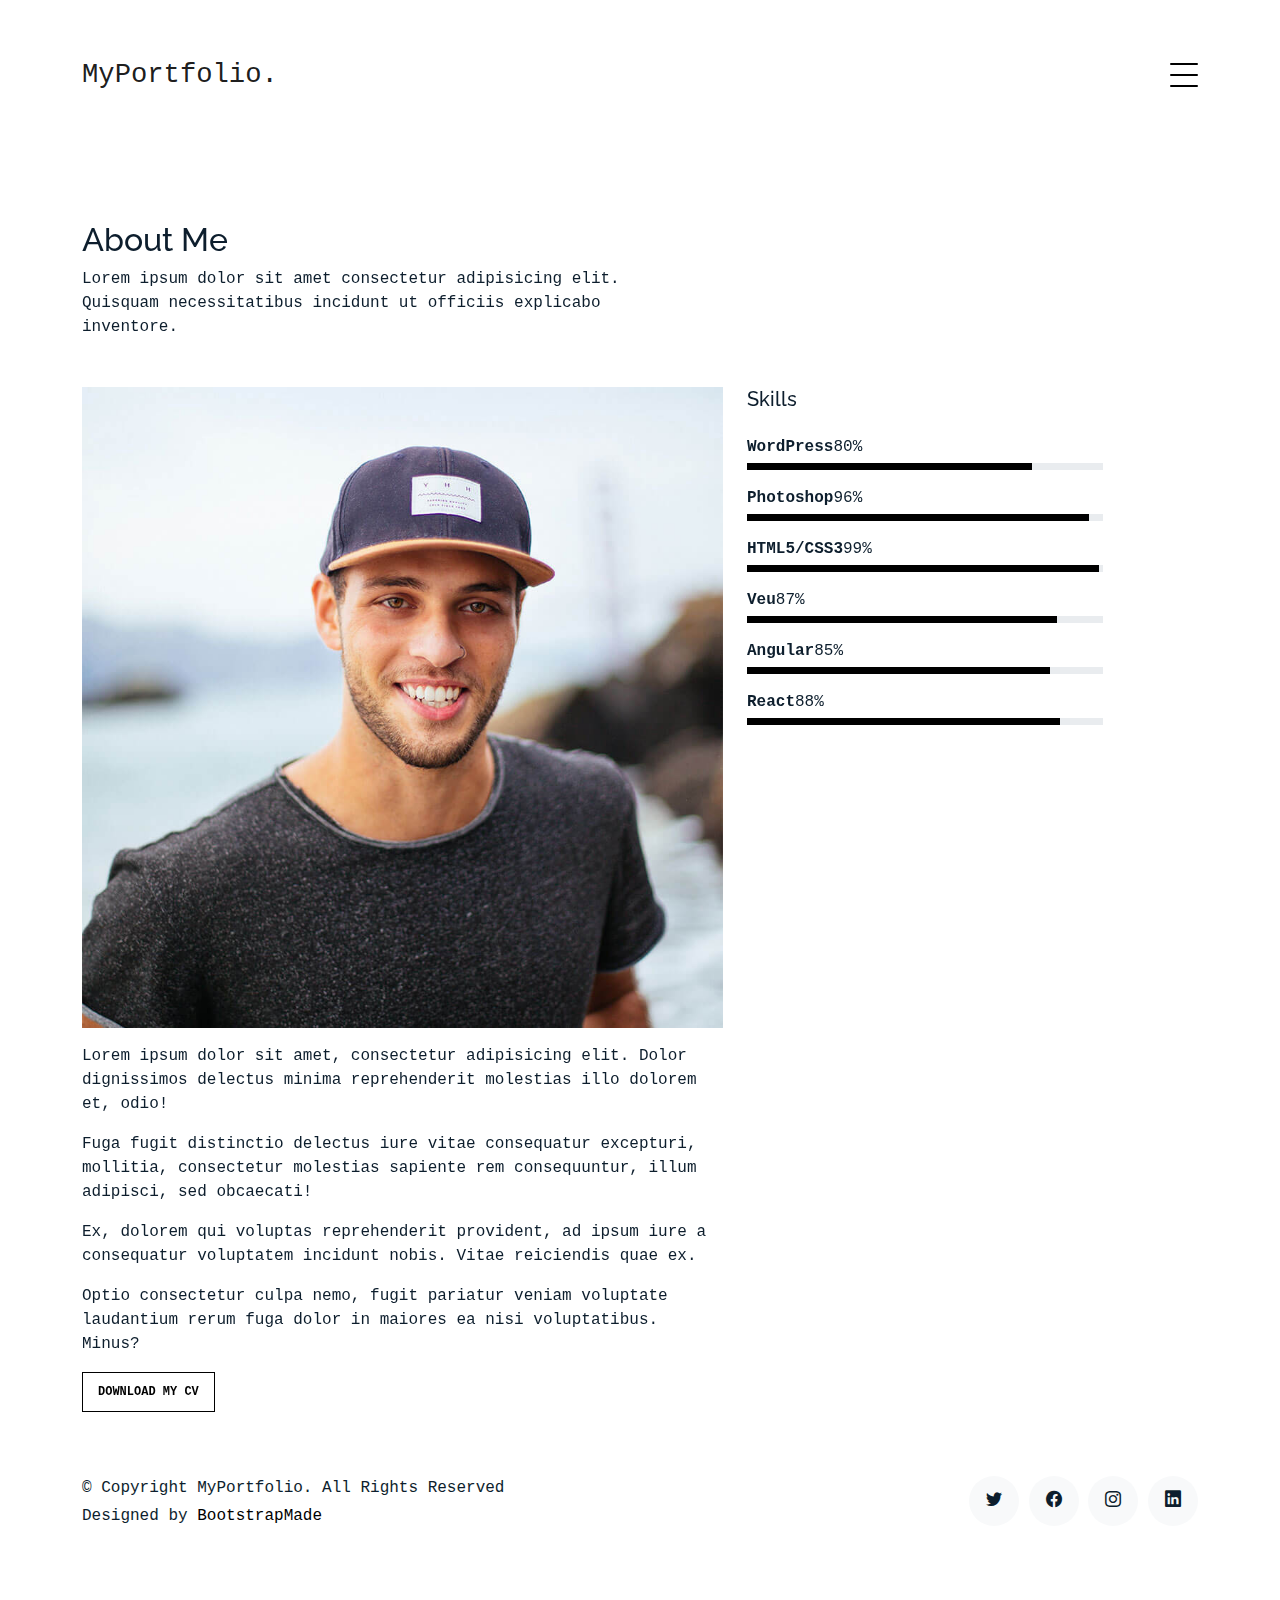
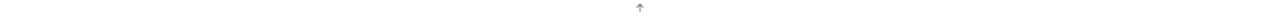
<file: about.html>
<!DOCTYPE html>
<html lang="en">

<head>
  <meta charset="utf-8">
  <meta content="width=device-width, initial-scale=1.0" name="viewport">

  <title>MyPortfolio Bootstrap Template - About</title>
  <meta content="" name="description">
  <meta content="" name="keywords">

  <!-- Favicons -->
  <link href="assets/img/favicon.png" rel="icon">
  <link href="assets/img/apple-touch-icon.png" rel="apple-touch-icon">

  <!-- Google Fonts -->
  <link href="https://fonts.googleapis.com/css?family=https://fonts.googleapis.com/css?family=Inconsolata:400,500,600,700|Raleway:400,400i,500,500i,600,600i,700,700i" rel="stylesheet">

  <!-- Vendor CSS Files -->
  <link href="assets/vendor/aos/aos.css" rel="stylesheet">
  <link href="assets/vendor/bootstrap/css/bootstrap.min.css" rel="stylesheet">
  <link href="assets/vendor/bootstrap-icons/bootstrap-icons.css" rel="stylesheet">
  <link href="assets/vendor/swiper/swiper-bundle.min.css" rel="stylesheet">

  <!-- Template Main CSS File -->
  <link href="assets/css/style.css" rel="stylesheet">

  <!-- =======================================================
  * Template Name: MyPortfolio - v4.2.0
  * Template URL: https://bootstrapmade.com/myportfolio-bootstrap-portfolio-website-template/
  * Author: BootstrapMade.com
  * License: https://bootstrapmade.com/license/
  ======================================================== -->
</head>

<body>

  <!-- ======= Navbar ======= -->
  <div class="collapse navbar-collapse custom-navmenu" id="main-navbar">
    <div class="container py-2 py-md-5">
      <div class="row align-items-start">
        <div class="col-md-2">
          <ul class="custom-menu">
            <li><a href="index.html">Home</a></li>
            <li class="active"><a href="about.html">About Me</a></li>
            <li><a href="services.html">Services</a></li>
            <li><a href="works.html">Works</a></li>
            <li><a href="contact.html">Contact</a></li>
          </ul>
        </div>
        <div class="col-md-6 d-none d-md-block  mr-auto">
          <div class="tweet d-flex">
            <span class="bi bi-twitter text-white mt-2 mr-3"></span>
            <div>
              <p><em>Lorem ipsum dolor sit amet consectetur adipisicing elit. Quisquam necessitatibus incidunt ut officiis explicabo inventore. <br> <a href="#">t.co/v82jsk</a></em></p>
            </div>
          </div>
        </div>
        <div class="col-md-4 d-none d-md-block">
          <h3>Hire Me</h3>
          <p>Lorem ipsum dolor sit amet consectetur adipisicing elit. Quisquam necessitatibus incidunt ut officiisexplicabo inventore. <br> <a href="#">myemail@gmail.com</a></p>
        </div>
      </div>

    </div>
  </div>

  <nav class="navbar navbar-light custom-navbar">
    <div class="container">
      <a class="navbar-brand" href="index.html">MyPortfolio.</a>
      <a href="#" class="burger" data-bs-toggle="collapse" data-bs-target="#main-navbar">
        <span></span>
      </a>
    </div>
  </nav>

  <main id="main">

    <section class="section pb-5">
      <div class="container">
        <div class="row mb-5 align-items-end">
          <div class="col-md-6" data-aos="fade-up">

            <h2>About Me</h2>
            <p class="mb-0">Lorem ipsum dolor sit amet consectetur adipisicing elit. Quisquam necessitatibus incidunt ut
              officiis explicabo inventore.</p>
          </div>

        </div>

        <div class="row">
          <div class="col-md-4 ml-auto order-2" data-aos="fade-up">
            <h3 class="h3 mb-4">Skills</h3>
            <ul class="list-unstyled">
              <li class="mb-3">
                <div class="d-flex mb-1">
                  <strong>WordPress</strong>
                  <span class="ml-auto">80%</span>
                </div>
                <div class="progress custom-progress">
                  <div class="progress-bar" role="progressbar" style="width: 80%" aria-valuenow="80" aria-valuemin="0" aria-valuemax="100"></div>
                </div>
              </li>
              <li class="mb-3">
                <div class="d-flex mb-1">
                  <strong>Photoshop</strong>
                  <span class="ml-auto">96%</span>
                </div>
                <div class="progress custom-progress">
                  <div class="progress-bar" role="progressbar" style="width: 96%" aria-valuenow="96" aria-valuemin="0" aria-valuemax="100"></div>
                </div>
              </li>
              <li class="mb-3">
                <div class="d-flex mb-1">
                  <strong>HTML5/CSS3</strong>
                  <span class="ml-auto">99%</span>
                </div>
                <div class="progress custom-progress">
                  <div class="progress-bar" role="progressbar" style="width: 99%" aria-valuenow="99" aria-valuemin="0" aria-valuemax="100"></div>
                </div>
              </li>
              <li class="mb-3">
                <div class="d-flex mb-1">
                  <strong>Veu</strong>
                  <span class="ml-auto">87%</span>
                </div>
                <div class="progress custom-progress">
                  <div class="progress-bar" role="progressbar" style="width: 87%" aria-valuenow="87" aria-valuemin="0" aria-valuemax="100"></div>
                </div>
              </li>
              <li class="mb-3">
                <div class="d-flex mb-1">
                  <strong>Angular</strong>
                  <span class="ml-auto">85%</span>
                </div>
                <div class="progress custom-progress">
                  <div class="progress-bar" role="progressbar" style="width: 85%" aria-valuenow="85" aria-valuemin="0" aria-valuemax="100"></div>
                </div>
              </li>
              <li class="mb-3">
                <div class="d-flex mb-1">
                  <strong>React</strong>
                  <span class="ml-auto">88%</span>
                </div>
                <div class="progress custom-progress">
                  <div class="progress-bar" role="progressbar" style="width: 88%" aria-valuenow="88" aria-valuemin="0" aria-valuemax="100"></div>
                </div>
              </li>
            </ul>
          </div>

          <div class="col-md-7 mb-5 mb-md-0" data-aos="fade-up">
            <p><img src="assets/img/person_1_sq.jpg" alt="Image" class="img-fluid"></p>
            <p>Lorem ipsum dolor sit amet, consectetur adipisicing elit. Dolor dignissimos delectus minima reprehenderit
              molestias illo dolorem et, odio!</p>
            <p>Fuga fugit distinctio delectus iure vitae consequatur excepturi, mollitia, consectetur molestias sapiente
              rem consequuntur, illum adipisci, sed obcaecati!</p>
            <p>Ex, dolorem qui voluptas reprehenderit provident, ad ipsum iure a consequatur voluptatem incidunt nobis.
              Vitae reiciendis quae ex.</p>
            <p>Optio consectetur culpa nemo, fugit pariatur veniam voluptate laudantium rerum fuga dolor in maiores ea
              nisi voluptatibus. Minus?</p>
            <p><a href="#" class="readmore">Download my CV</a></p>
          </div>

        </div>

      </div>

    </section>

  </main><!-- End #main -->

  <!-- ======= Footer ======= -->
  <footer class="footer" role="contentinfo">
    <div class="container">
      <div class="row">
        <div class="col-sm-6">
          <p class="mb-1">&copy; Copyright MyPortfolio. All Rights Reserved</p>
          <div class="credits">
            <!--
            All the links in the footer should remain intact.
            You can delete the links only if you purchased the pro version.
            Licensing information: https://bootstrapmade.com/license/
            Purchase the pro version with working PHP/AJAX contact form: https://bootstrapmade.com/buy/?theme=MyPortfolio
          -->
            Designed by <a href="https://bootstrapmade.com/">BootstrapMade</a>
          </div>
        </div>
        <div class="col-sm-6 social text-md-end">
          <a href="#"><span class="bi bi-twitter"></span></a>
          <a href="#"><span class="bi bi-facebook"></span></a>
          <a href="#"><span class="bi bi-instagram"></span></a>
          <a href="#"><span class="bi bi-linkedin"></span></a>
        </div>
      </div>
    </div>
  </footer>

  <a href="#" class="back-to-top d-flex align-items-center justify-content-center"><i class="bi bi-arrow-up-short"></i></a>

  <!-- Vendor JS Files -->
  <script src="assets/vendor/aos/aos.js"></script>
  <script src="assets/vendor/bootstrap/js/bootstrap.bundle.min.js"></script>
  <script src="assets/vendor/isotope-layout/isotope.pkgd.min.js"></script>
  <script src="assets/vendor/php-email-form/validate.js"></script>
  <script src="assets/vendor/swiper/swiper-bundle.min.js"></script>

  <!-- Template Main JS File -->
  <script src="assets/js/main.js"></script>

</body>

</html>
</file>
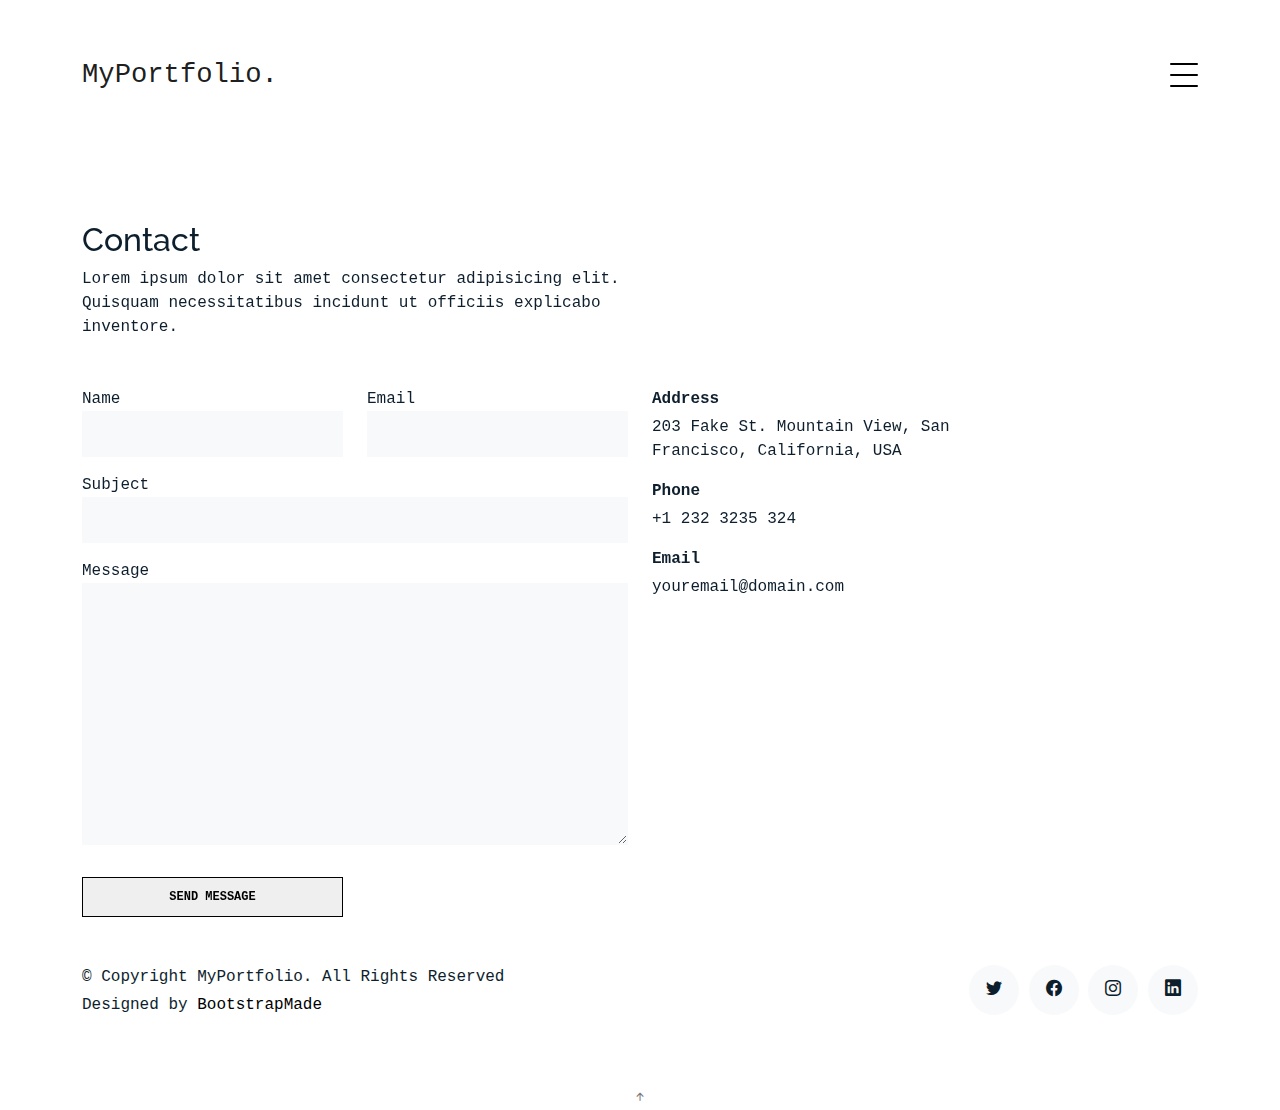
<file: contact.html>
<!DOCTYPE html>
<html lang="en">

<head>
  <meta charset="utf-8">
  <meta content="width=device-width, initial-scale=1.0" name="viewport">

  <title>MyPortfolio Bootstrap Template - Contact</title>
  <meta content="" name="description">
  <meta content="" name="keywords">

  <!-- Favicons -->
  <link href="assets/img/favicon.png" rel="icon">
  <link href="assets/img/apple-touch-icon.png" rel="apple-touch-icon">

  <!-- Google Fonts -->
  <link href="https://fonts.googleapis.com/css?family=https://fonts.googleapis.com/css?family=Inconsolata:400,500,600,700|Raleway:400,400i,500,500i,600,600i,700,700i" rel="stylesheet">

  <!-- Vendor CSS Files -->
  <link href="assets/vendor/aos/aos.css" rel="stylesheet">
  <link href="assets/vendor/bootstrap/css/bootstrap.min.css" rel="stylesheet">
  <link href="assets/vendor/bootstrap-icons/bootstrap-icons.css" rel="stylesheet">
  <link href="assets/vendor/swiper/swiper-bundle.min.css" rel="stylesheet">

  <!-- Template Main CSS File -->
  <link href="assets/css/style.css" rel="stylesheet">

  <!-- =======================================================
  * Template Name: MyPortfolio - v4.2.0
  * Template URL: https://bootstrapmade.com/myportfolio-bootstrap-portfolio-website-template/
  * Author: BootstrapMade.com
  * License: https://bootstrapmade.com/license/
  ======================================================== -->
</head>

<body>

  <!-- ======= Navbar ======= -->
  <div class="collapse navbar-collapse custom-navmenu" id="main-navbar">
    <div class="container py-2 py-md-5">
      <div class="row align-items-start">
        <div class="col-md-2">
          <ul class="custom-menu">
            <li><a href="index.html">Home</a></li>
            <li><a href="about.html">About Me</a></li>
            <li><a href="services.html">Services</a></li>
            <li><a href="works.html">Works</a></li>
            <li class="active"><a href="contact.html">Contact</a></li>
          </ul>
        </div>
        <div class="col-md-6 d-none d-md-block  mr-auto">
          <div class="tweet d-flex">
            <span class="bi bi-twitter text-white mt-2 mr-3"></span>
            <div>
              <p><em>Lorem ipsum dolor sit amet consectetur adipisicing elit. Quisquam necessitatibus incidunt ut officiis explicabo inventore. <br> <a href="#">t.co/v82jsk</a></em></p>
            </div>
          </div>
        </div>
        <div class="col-md-4 d-none d-md-block">
          <h3>Hire Me</h3>
          <p>Lorem ipsum dolor sit amet consectetur adipisicing elit. Quisquam necessitatibus incidunt ut officiisexplicabo inventore. <br> <a href="#">myemail@gmail.com</a></p>
        </div>
      </div>

    </div>
  </div>

  <nav class="navbar navbar-light custom-navbar">
    <div class="container">
      <a class="navbar-brand" href="index.html">MyPortfolio.</a>
      <a href="#" class="burger" data-bs-toggle="collapse" data-bs-target="#main-navbar">
        <span></span>
      </a>
    </div>
  </nav>

  <main id="main">

    <section class="section pb-5">
      <div class="container">

        <div class="row mb-5 align-items-end">
          <div class="col-md-6" data-aos="fade-up">
            <h2>Contact</h2>
            <p class="mb-0">Lorem ipsum dolor sit amet consectetur adipisicing elit. Quisquam necessitatibus incidunt ut
              officiis explicabo inventore.
            </p>
          </div>

        </div>

        <div class="row">
          <div class="col-md-6 mb-5 mb-md-0" data-aos="fade-up">

            <form action="forms/contact.php" method="post" role="form" class="php-email-form">

              <div class="row gy-3">
                <div class="col-md-6 form-group">
                  <label for="name">Name</label>
                  <input type="text" name="name" class="form-control" id="name" required>
                </div>
                <div class="col-md-6 form-group">
                  <label for="name">Email</label>
                  <input type="email" class="form-control" name="email" id="email" required>
                </div>
                <div class="col-md-12 form-group">
                  <label for="name">Subject</label>
                  <input type="text" class="form-control" name="subject" id="subject" required>
                </div>
                <div class="col-md-12 form-group">
                  <label for="name">Message</label>
                  <textarea class="form-control" name="message" cols="30" rows="10" required></textarea>
                </div>

                <div class="col-md-12 my-3">
                  <div class="loading">Loading</div>
                  <div class="error-message"></div>
                  <div class="sent-message">Your message has been sent. Thank you!</div>
                </div>

                <div class="col-md-6 mt-0 form-group">
                  <input type="submit" class="readmore d-block w-100" value="Send Message">
                </div>
              </div>

            </form>

          </div>

          <div class="col-md-4 ml-auto order-2" data-aos="fade-up">
            <ul class="list-unstyled">
              <li class="mb-3">
                <strong class="d-block mb-1">Address</strong>
                <span>203 Fake St. Mountain View, San Francisco, California, USA</span>
              </li>
              <li class="mb-3">
                <strong class="d-block mb-1">Phone</strong>
                <span>+1 232 3235 324</span>
              </li>
              <li class="mb-3">
                <strong class="d-block mb-1">Email</strong>
                <span>youremail@domain.com</span>
              </li>
            </ul>
          </div>

        </div>

      </div>

    </section>

  </main><!-- End #main -->

  <!-- ======= Footer ======= -->
  <footer class="footer" role="contentinfo">
    <div class="container">
      <div class="row">
        <div class="col-sm-6">
          <p class="mb-1">&copy; Copyright MyPortfolio. All Rights Reserved</p>
          <div class="credits">
            <!--
            All the links in the footer should remain intact.
            You can delete the links only if you purchased the pro version.
            Licensing information: https://bootstrapmade.com/license/
            Purchase the pro version with working PHP/AJAX contact form: https://bootstrapmade.com/buy/?theme=MyPortfolio
          -->
            Designed by <a href="https://bootstrapmade.com/">BootstrapMade</a>
          </div>
        </div>
        <div class="col-sm-6 social text-md-end">
          <a href="#"><span class="bi bi-twitter"></span></a>
          <a href="#"><span class="bi bi-facebook"></span></a>
          <a href="#"><span class="bi bi-instagram"></span></a>
          <a href="#"><span class="bi bi-linkedin"></span></a>
        </div>
      </div>
    </div>
  </footer>

  <a href="#" class="back-to-top d-flex align-items-center justify-content-center"><i class="bi bi-arrow-up-short"></i></a>

  <!-- Vendor JS Files -->
  <script src="assets/vendor/aos/aos.js"></script>
  <script src="assets/vendor/bootstrap/js/bootstrap.bundle.min.js"></script>
  <script src="assets/vendor/isotope-layout/isotope.pkgd.min.js"></script>
  <script src="assets/vendor/php-email-form/validate.js"></script>
  <script src="assets/vendor/swiper/swiper-bundle.min.js"></script>

  <!-- Template Main JS File -->
  <script src="assets/js/main.js"></script>

</body>

</html>
</file>
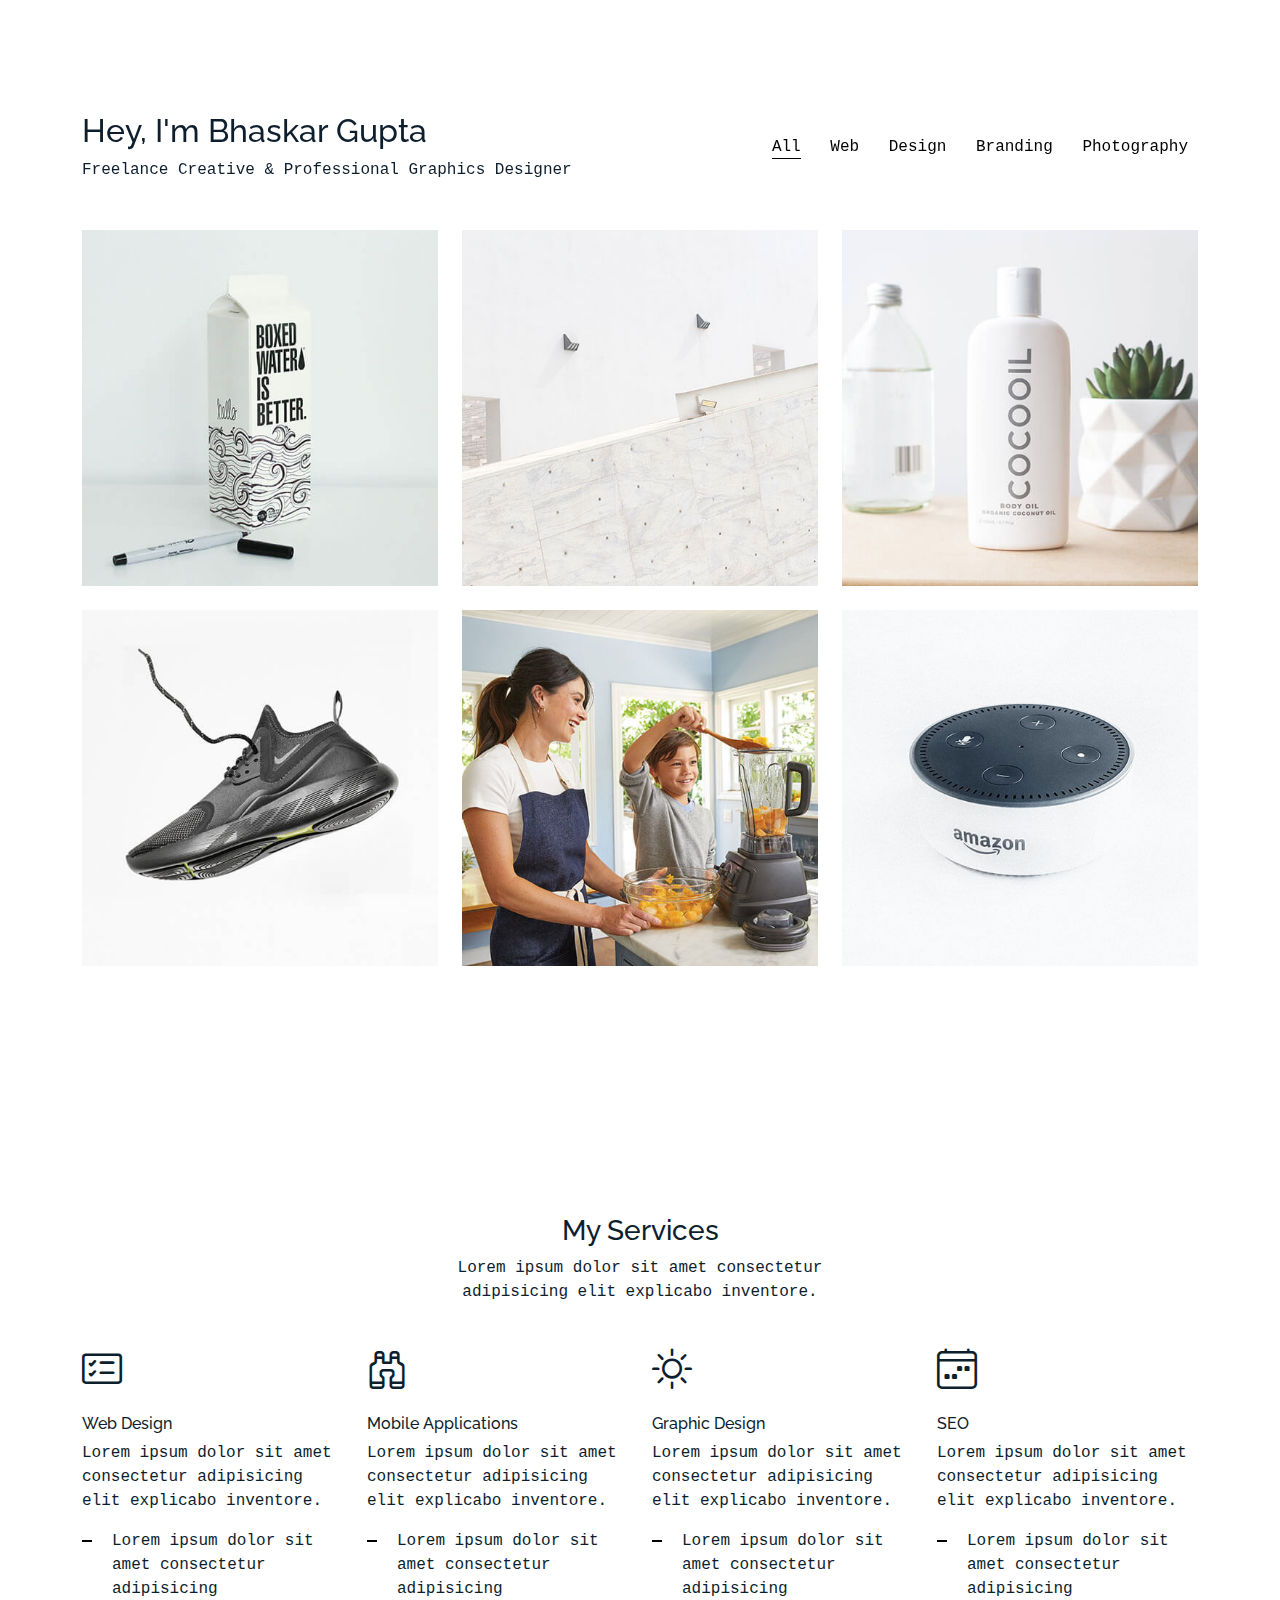
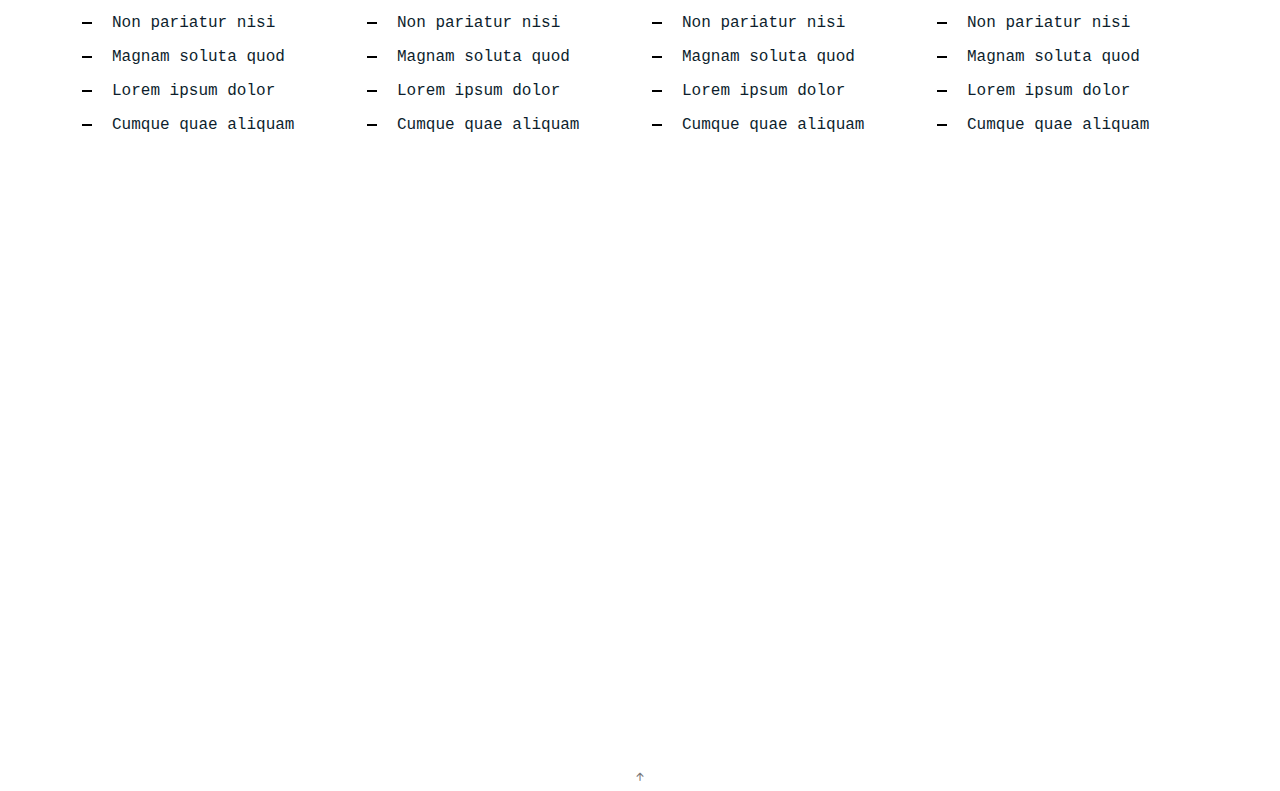
<file: project_page.html>
<!DOCTYPE html>
<html lang="en">

<head>
  <meta charset="utf-8">
  <meta content="width=device-width, initial-scale=1.0" name="viewport">

  <title>Projects Portfolio</title>
  <meta content="" name="description">
  <meta content="" name="keywords">

  <!-- Favicons -->
  <link href="assets/img/favicon.png" rel="icon">
  <link href="assets/img/apple-touch-icon.png" rel="apple-touch-icon">

  <!-- Google Fonts -->
  <link href="https://fonts.googleapis.com/css?family=https://fonts.googleapis.com/css?family=Inconsolata:400,500,600,700|Raleway:400,400i,500,500i,600,600i,700,700i" rel="stylesheet">

  <!-- Vendor CSS Files -->
  <link href="assets/vendor/aos/aos.css" rel="stylesheet">
  <link href="assets/vendor/bootstrap/css/bootstrap.min.css" rel="stylesheet">
  <link href="assets/vendor/bootstrap-icons/bootstrap-icons.css" rel="stylesheet">
  <link href="assets/vendor/swiper/swiper-bundle.min.css" rel="stylesheet">

  <!-- Template Main CSS File -->
  <link href="assets/css/style.css" rel="stylesheet">

  <!-- =======================================================
  * Template Name: MyPortfolio - v4.2.0
  * Template URL: https://bootstrapmade.com/myportfolio-bootstrap-portfolio-website-template/
  * Author: BootstrapMade.com
  * License: https://bootstrapmade.com/license/
  ======================================================== -->
</head>

<body>

 

  <main id="main">

    <!-- ======= Works Section ======= -->
    <section class="section site-portfolio">
      <div class="container">
        <div class="row mb-5 align-items-center">
          <div class="col-md-12 col-lg-6 mb-4 mb-lg-0" data-aos="fade-up">
            <h2>Hey, I'm Bhaskar Gupta</h2>
            <p class="mb-0">Freelance Creative &amp; Professional Graphics Designer</p>
          </div>
          <div class="col-md-12 col-lg-6 text-start text-lg-end" data-aos="fade-up" data-aos-delay="100">
            <div id="filters" class="filters">
              <a href="#" data-filter="*" class="active">All</a>
              <a href="#" data-filter=".web">Web</a>
              <a href="#" data-filter=".design">Design</a>
              <a href="#" data-filter=".branding">Branding</a>
              <a href="#" data-filter=".photography">Photography</a>
            </div>
          </div>
        </div>
        <div id="portfolio-grid" class="row no-gutter" data-aos="fade-up" data-aos-delay="200">
          <div class="item web col-sm-6 col-md-4 col-lg-4 mb-4">
            <a href="work-single.html" class="item-wrap fancybox">
              <div class="work-info">
                <h3>Boxed Water</h3>
                <span>Web</span>
              </div>
              <img class="img-fluid" src="assets/img/img_1.jpg">
            </a>
          </div>
          <div class="item photography col-sm-6 col-md-4 col-lg-4 mb-4">
            <a href="work-single.html" class="item-wrap fancybox">
              <div class="work-info">
                <h3>Build Indoo</h3>
                <span>Photography</span>
              </div>
              <img class="img-fluid" src="assets/img/img_2.jpg">
            </a>
          </div>
          <div class="item branding col-sm-6 col-md-4 col-lg-4 mb-4">
            <a href="work-single.html" class="item-wrap fancybox">
              <div class="work-info">
                <h3>Cocooil</h3>
                <span>Branding</span>
              </div>
              <img class="img-fluid" src="assets/img/img_3.jpg">
            </a>
          </div>
          <div class="item design col-sm-6 col-md-4 col-lg-4 mb-4">
            <a href="work-single.html" class="item-wrap fancybox">
              <div class="work-info">
                <h3>Nike Shoe</h3>
                <span>Design</span>
              </div>
              <img class="img-fluid" src="assets/img/img_4.jpg">
            </a>
          </div>
          <div class="item photography col-sm-6 col-md-4 col-lg-4 mb-4">
            <a href="work-single.html" class="item-wrap fancybox">
              <div class="work-info">
                <h3>Kitchen Sink</h3>
                <span>Photography</span>
              </div>
              <img class="img-fluid" src="assets/img/img_5.jpg">
            </a>
          </div>
          <div class="item branding col-sm-6 col-md-4 col-lg-4 mb-4">
            <a href="work-single.html" class="item-wrap fancybox">
              <div class="work-info">
                <h3>Amazon</h3>
                <span>brandingn</span>
              </div>
              <img class="img-fluid" src="assets/img/img_6.jpg">
            </a>
          </div>
        </div>
      </div>
    </section><!-- End  Works Section -->

 

    <!-- ======= Services Section ======= -->
    <section class="section services">
      <div class="container">
        <div class="row justify-content-center text-center mb-4">
          <div class="col-5">
            <h3 class="h3 heading">My Services</h3>
            <p>Lorem ipsum dolor sit amet consectetur adipisicing elit explicabo inventore.</p>
          </div>
        </div>
        <div class="row">

          <div class="col-12 col-sm-6 col-md-6 col-lg-3">
            <i class="bi bi-card-checklist"></i>
            <h4 class="h4 mb-2">Web Design</h4>
            <p>Lorem ipsum dolor sit amet consectetur adipisicing elit explicabo inventore.</p>
            <ul class="list-unstyled list-line">
              <li>Lorem ipsum dolor sit amet consectetur adipisicing</li>
              <li>Non pariatur nisi</li>
              <li>Magnam soluta quod</li>
              <li>Lorem ipsum dolor</li>
              <li>Cumque quae aliquam</li>
            </ul>
          </div>
          <div class="col-12 col-sm-6 col-md-6 col-lg-3">
            <i class="bi bi-binoculars"></i>
            <h4 class="h4 mb-2">Mobile Applications</h4>
            <p>Lorem ipsum dolor sit amet consectetur adipisicing elit explicabo inventore.</p>
            <ul class="list-unstyled list-line">
              <li>Lorem ipsum dolor sit amet consectetur adipisicing</li>
              <li>Non pariatur nisi</li>
              <li>Magnam soluta quod</li>
              <li>Lorem ipsum dolor</li>
              <li>Cumque quae aliquam</li>
            </ul>
          </div>
          <div class="col-12 col-sm-6 col-md-6 col-lg-3">
            <i class="bi bi-brightness-high"></i>
            <h4 class="h4 mb-2">Graphic Design</h4>
            <p>Lorem ipsum dolor sit amet consectetur adipisicing elit explicabo inventore.</p>
            <ul class="list-unstyled list-line">
              <li>Lorem ipsum dolor sit amet consectetur adipisicing</li>
              <li>Non pariatur nisi</li>
              <li>Magnam soluta quod</li>
              <li>Lorem ipsum dolor</li>
              <li>Cumque quae aliquam</li>
            </ul>
          </div>
          <div class="col-12 col-sm-6 col-md-6 col-lg-3">
            <i class="bi bi-calendar4-week"></i>
            <h4 class="h4 mb-2">SEO</h4>
            <p>Lorem ipsum dolor sit amet consectetur adipisicing elit explicabo inventore.</p>
            <ul class="list-unstyled list-line">
              <li>Lorem ipsum dolor sit amet consectetur adipisicing</li>
              <li>Non pariatur nisi</li>
              <li>Magnam soluta quod</li>
              <li>Lorem ipsum dolor</li>
              <li>Cumque quae aliquam</li>
            </ul>
          </div>
        </div>
      </div>
    </section><!-- End Services Section -->

    <!-- ======= Testimonials Section ======= -->
    <section class="section pt-0">
      <div class="container">

        <div class="testimonials-slider swiper-container" data-aos="fade-up" data-aos-delay="100">
          <div class="swiper-wrapper">

            <div class="swiper-slide">
              <div class="testimonial-wrap">
                <div class="testimonial">
                  <img src="assets/img/person_1.jpg" alt="Image" class="img-fluid">
                  <blockquote>
                    <p>Lorem ipsum dolor sit amet consectetur adipisicing elit. Quisquam necessitatibus incidunt ut officiis
                      explicabo inventore.</p>
                  </blockquote>
                  <p>&mdash; Jean Hicks</p>
                </div>
              </div>
            </div><!-- End testimonial item -->

            <div class="swiper-slide">
              <div class="testimonial-wrap">
                <div class="testimonial">
                  <img src="assets/img/person_2.jpg" alt="Image" class="img-fluid">
                  <blockquote>
                    <p>Lorem ipsum dolor sit amet consectetur adipisicing elit. Quisquam necessitatibus incidunt ut officiis
                      explicabo inventore.</p>
                  </blockquote>
                  <p>&mdash; Chris Stanworth</p>
                </div>
              </div>
            </div><!-- End testimonial item -->

          </div>
          <div class="swiper-pagination"></div>
        </div>

      </div>
    </section><!-- End Testimonials Section -->

  </main><!-- End #main -->

 

  <a href="#" class="back-to-top d-flex align-items-center justify-content-center"><i class="bi bi-arrow-up-short"></i></a>

  <!-- Vendor JS Files -->
  <script src="assets/vendor/aos/aos.js"></script>
  <script src="assets/vendor/bootstrap/js/bootstrap.bundle.min.js"></script>
  <script src="assets/vendor/isotope-layout/isotope.pkgd.min.js"></script>
  <script src="assets/vendor/php-email-form/validate.js"></script>
  <script src="assets/vendor/swiper/swiper-bundle.min.js"></script>

  <!-- Template Main JS File -->
  <script src="assets/js/main.js"></script>

</body>

</html>
</file>
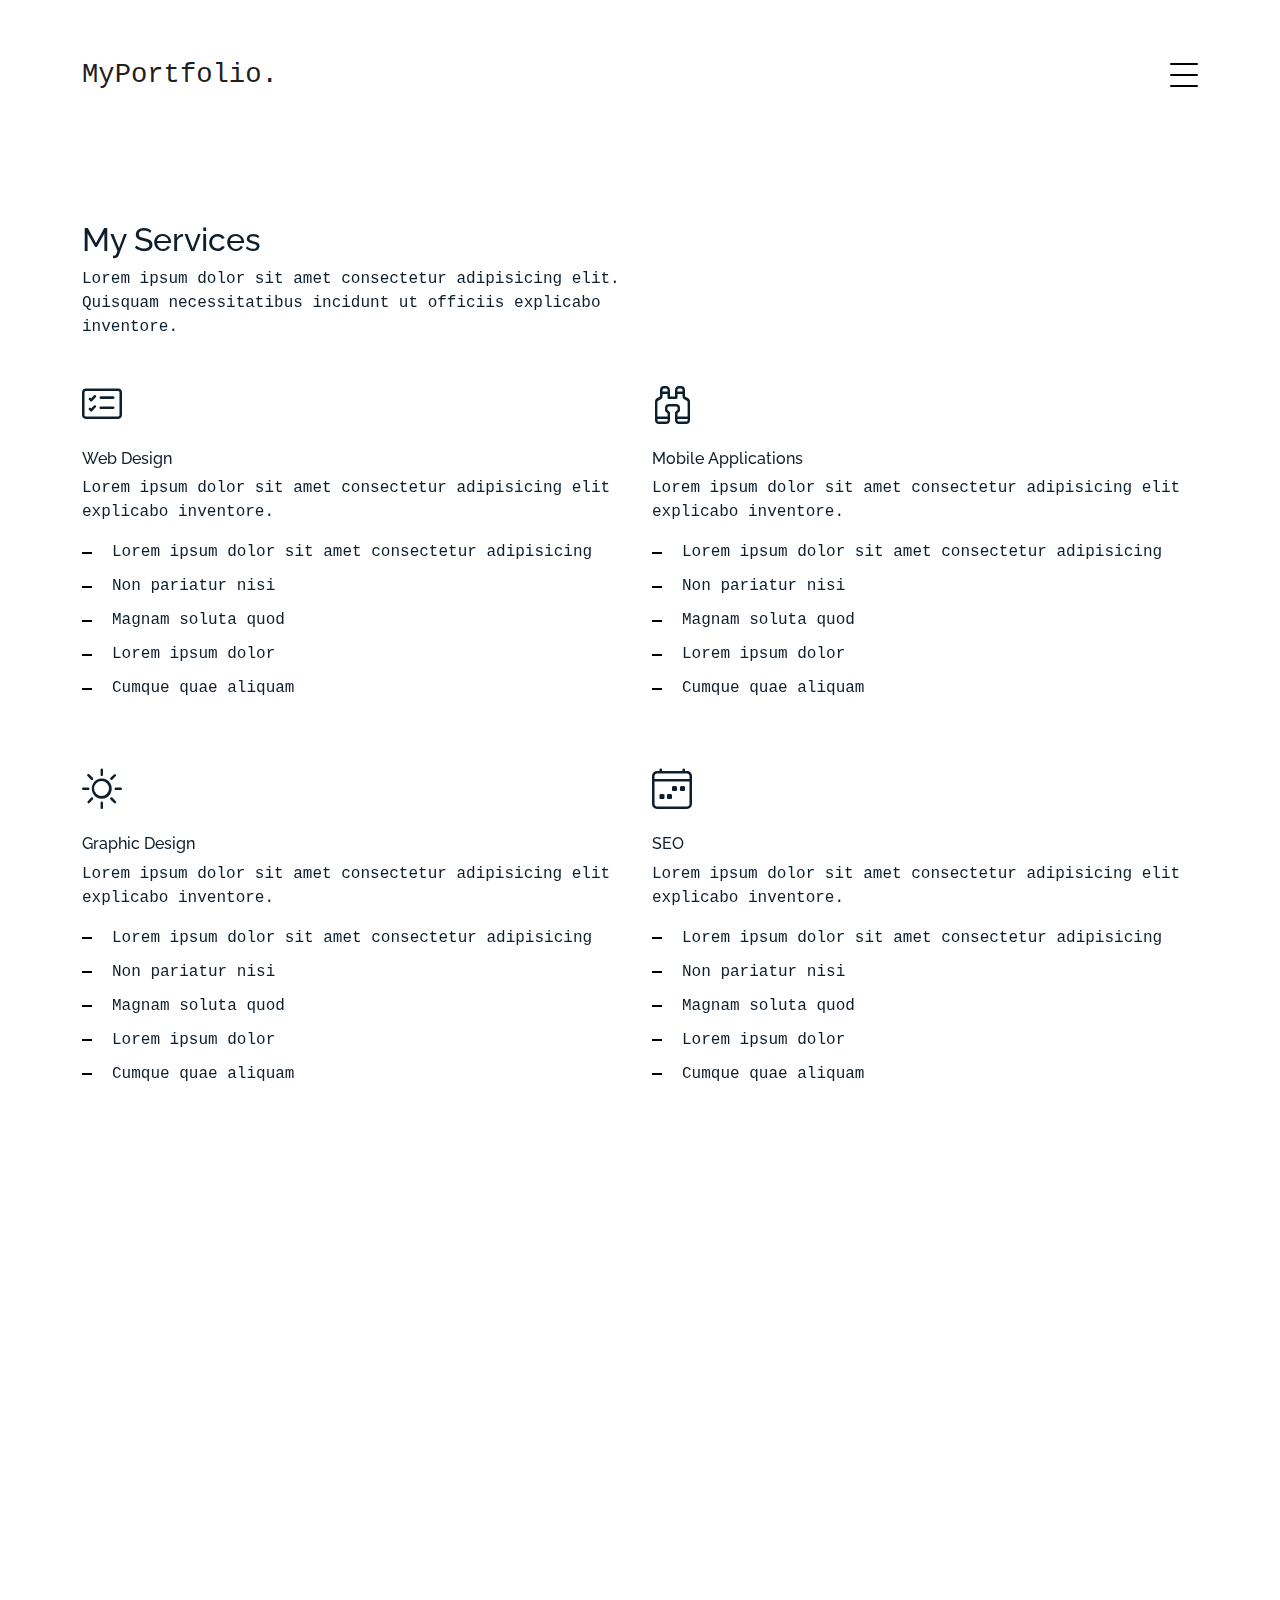
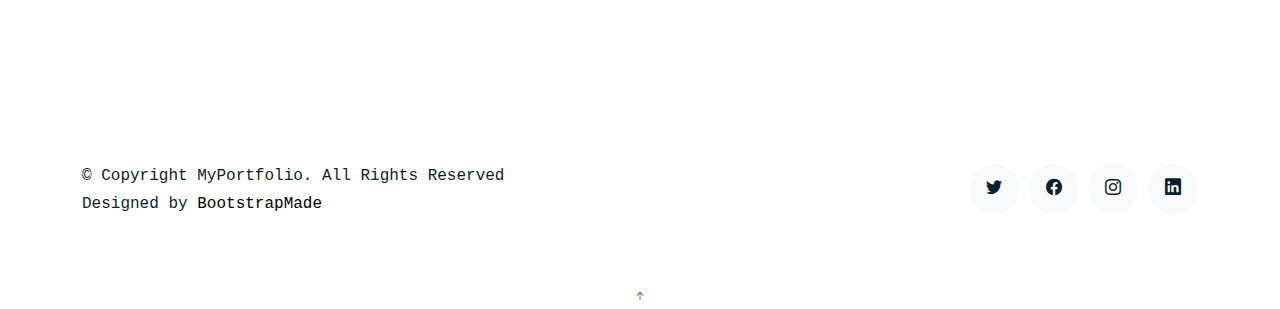
<file: services.html>
<!DOCTYPE html>
<html lang="en">

<head>
  <meta charset="utf-8">
  <meta content="width=device-width, initial-scale=1.0" name="viewport">

  <title>MyPortfolio Bootstrap Template - Services</title>
  <meta content="" name="description">
  <meta content="" name="keywords">

  <!-- Favicons -->
  <link href="assets/img/favicon.png" rel="icon">
  <link href="assets/img/apple-touch-icon.png" rel="apple-touch-icon">

  <!-- Google Fonts -->
  <link href="https://fonts.googleapis.com/css?family=https://fonts.googleapis.com/css?family=Inconsolata:400,500,600,700|Raleway:400,400i,500,500i,600,600i,700,700i" rel="stylesheet">

  <!-- Vendor CSS Files -->
  <link href="assets/vendor/aos/aos.css" rel="stylesheet">
  <link href="assets/vendor/bootstrap/css/bootstrap.min.css" rel="stylesheet">
  <link href="assets/vendor/bootstrap-icons/bootstrap-icons.css" rel="stylesheet">
  <link href="assets/vendor/swiper/swiper-bundle.min.css" rel="stylesheet">

  <!-- Template Main CSS File -->
  <link href="assets/css/style.css" rel="stylesheet">

  <!-- =======================================================
  * Template Name: MyPortfolio - v4.2.0
  * Template URL: https://bootstrapmade.com/myportfolio-bootstrap-portfolio-website-template/
  * Author: BootstrapMade.com
  * License: https://bootstrapmade.com/license/
  ======================================================== -->
</head>

<body>

  <!-- ======= Navbar ======= -->
  <div class="collapse navbar-collapse custom-navmenu" id="main-navbar">
    <div class="container py-2 py-md-5">
      <div class="row align-items-start">
        <div class="col-md-2">
          <ul class="custom-menu">
            <li><a href="index.html">Home</a></li>
            <li><a href="about.html">About Me</a></li>
            <li class="active"><a href="services.html">Services</a></li>
            <li><a href="works.html">Works</a></li>
            <li><a href="contact.html">Contact</a></li>
          </ul>
        </div>
        <div class="col-md-6 d-none d-md-block  mr-auto">
          <div class="tweet d-flex">
            <span class="bi bi-twitter text-white mt-2 mr-3"></span>
            <div>
              <p><em>Lorem ipsum dolor sit amet consectetur adipisicing elit. Quisquam necessitatibus incidunt ut officiis explicabo inventore. <br> <a href="#">t.co/v82jsk</a></em></p>
            </div>
          </div>
        </div>
        <div class="col-md-4 d-none d-md-block">
          <h3>Hire Me</h3>
          <p>Lorem ipsum dolor sit amet consectetur adipisicing elit. Quisquam necessitatibus incidunt ut officiisexplicabo inventore. <br> <a href="#">myemail@gmail.com</a></p>
        </div>
      </div>

    </div>
  </div>

  <nav class="navbar navbar-light custom-navbar">
    <div class="container">
      <a class="navbar-brand" href="index.html">MyPortfolio.</a>
      <a href="#" class="burger" data-bs-toggle="collapse" data-bs-target="#main-navbar">
        <span></span>
      </a>
    </div>
  </nav>

  <main id="main">

    <section class="section">
      <div class="container">
        <div class="row mb-4 align-items-center">
          <div class="col-md-6" data-aos="fade-up">

            <h2>My Services</h2>
            <p>Lorem ipsum dolor sit amet consectetur adipisicing elit. Quisquam necessitatibus incidunt ut officiis
              explicabo inventore.</p>

          </div>

        </div>
      </div>

      <div class="site-section pb-0 services">
        <div class="container">

          <div class="row">

            <div class="col-12 col-sm-6 col-md-6 col-lg-6 mb-5" data-aos="fade-up" data-aos-delay="">
              <i class="bi bi-card-checklist"></i>
              <h4 class="h4 mb-2">Web Design</h4>
              <p>Lorem ipsum dolor sit amet consectetur adipisicing elit explicabo inventore.</p>
              <ul class="list-unstyled list-line">
                <li>Lorem ipsum dolor sit amet consectetur adipisicing</li>
                <li>Non pariatur nisi</li>
                <li>Magnam soluta quod</li>
                <li>Lorem ipsum dolor</li>
                <li>Cumque quae aliquam</li>
              </ul>
            </div>
            <div class="col-12 col-sm-6 col-md-6 col-lg-6 mb-5" data-aos="fade-up" data-aos-delay="100">
              <i class="bi bi-binoculars"></i>
              <h4 class="h4 mb-2">Mobile Applications</h4>
              <p>Lorem ipsum dolor sit amet consectetur adipisicing elit explicabo inventore.</p>
              <ul class="list-unstyled list-line">
                <li>Lorem ipsum dolor sit amet consectetur adipisicing</li>
                <li>Non pariatur nisi</li>
                <li>Magnam soluta quod</li>
                <li>Lorem ipsum dolor</li>
                <li>Cumque quae aliquam</li>
              </ul>
            </div>
            <div class="col-12 col-sm-6 col-md-6 col-lg-6 mb-5" data-aos="fade-up" data-aos-delay="">
              <i class="bi bi-brightness-high"></i>
              <h4 class="h4 mb-2">Graphic Design</h4>
              <p>Lorem ipsum dolor sit amet consectetur adipisicing elit explicabo inventore.</p>
              <ul class="list-unstyled list-line">
                <li>Lorem ipsum dolor sit amet consectetur adipisicing</li>
                <li>Non pariatur nisi</li>
                <li>Magnam soluta quod</li>
                <li>Lorem ipsum dolor</li>
                <li>Cumque quae aliquam</li>
              </ul>
            </div>
            <div class="col-12 col-sm-6 col-md-6 col-lg-6 mb-5" data-aos="fade-up" data-aos-delay="100">
              <i class="bi bi-calendar4-week"></i>
              <h4 class="h4 mb-2">SEO</h4>
              <p>Lorem ipsum dolor sit amet consectetur adipisicing elit explicabo inventore.</p>
              <ul class="list-unstyled list-line">
                <li>Lorem ipsum dolor sit amet consectetur adipisicing</li>
                <li>Non pariatur nisi</li>
                <li>Magnam soluta quod</li>
                <li>Lorem ipsum dolor</li>
                <li>Cumque quae aliquam</li>
              </ul>
            </div>
          </div>
        </div>
      </div>
    </section>

    <!-- ======= Testimonials Section ======= -->
    <section class="section pt-0">
      <div class="container">

        <div class="testimonials-slider swiper-container" data-aos="fade-up" data-aos-delay="100">
          <div class="swiper-wrapper">

            <div class="swiper-slide">
              <div class="testimonial-wrap">
                <div class="testimonial">
                  <img src="assets/img/person_1.jpg" alt="Image" class="img-fluid">
                  <blockquote>
                    <p>Lorem ipsum dolor sit amet consectetur adipisicing elit. Quisquam necessitatibus incidunt ut officiis
                      explicabo inventore.</p>
                  </blockquote>
                  <p>&mdash; Jean Hicks</p>
                </div>
              </div>
            </div><!-- End testimonial item -->

            <div class="swiper-slide">
              <div class="testimonial-wrap">
                <div class="testimonial">
                  <img src="assets/img/person_2.jpg" alt="Image" class="img-fluid">
                  <blockquote>
                    <p>Lorem ipsum dolor sit amet consectetur adipisicing elit. Quisquam necessitatibus incidunt ut officiis
                      explicabo inventore.</p>
                  </blockquote>
                  <p>&mdash; Chris Stanworth</p>
                </div>
              </div>
            </div><!-- End testimonial item -->

          </div>
          <div class="swiper-pagination"></div>
        </div>

      </div>
    </section><!-- End Testimonials Section -->

  </main><!-- End #main -->

  <!-- ======= Footer ======= -->
  <footer class="footer" role="contentinfo">
    <div class="container">
      <div class="row">
        <div class="col-sm-6">
          <p class="mb-1">&copy; Copyright MyPortfolio. All Rights Reserved</p>
          <div class="credits">
            <!--
            All the links in the footer should remain intact.
            You can delete the links only if you purchased the pro version.
            Licensing information: https://bootstrapmade.com/license/
            Purchase the pro version with working PHP/AJAX contact form: https://bootstrapmade.com/buy/?theme=MyPortfolio
          -->
            Designed by <a href="https://bootstrapmade.com/">BootstrapMade</a>
          </div>
        </div>
        <div class="col-sm-6 social text-md-end">
          <a href="#"><span class="bi bi-twitter"></span></a>
          <a href="#"><span class="bi bi-facebook"></span></a>
          <a href="#"><span class="bi bi-instagram"></span></a>
          <a href="#"><span class="bi bi-linkedin"></span></a>
        </div>
      </div>
    </div>
  </footer>

  <a href="#" class="back-to-top d-flex align-items-center justify-content-center"><i class="bi bi-arrow-up-short"></i></a>

  <!-- Vendor JS Files -->
  <script src="assets/vendor/aos/aos.js"></script>
  <script src="assets/vendor/bootstrap/js/bootstrap.bundle.min.js"></script>
  <script src="assets/vendor/isotope-layout/isotope.pkgd.min.js"></script>
  <script src="assets/vendor/php-email-form/validate.js"></script>
  <script src="assets/vendor/swiper/swiper-bundle.min.js"></script>

  <!-- Template Main JS File -->
  <script src="assets/js/main.js"></script>

</body>

</html>
</file>
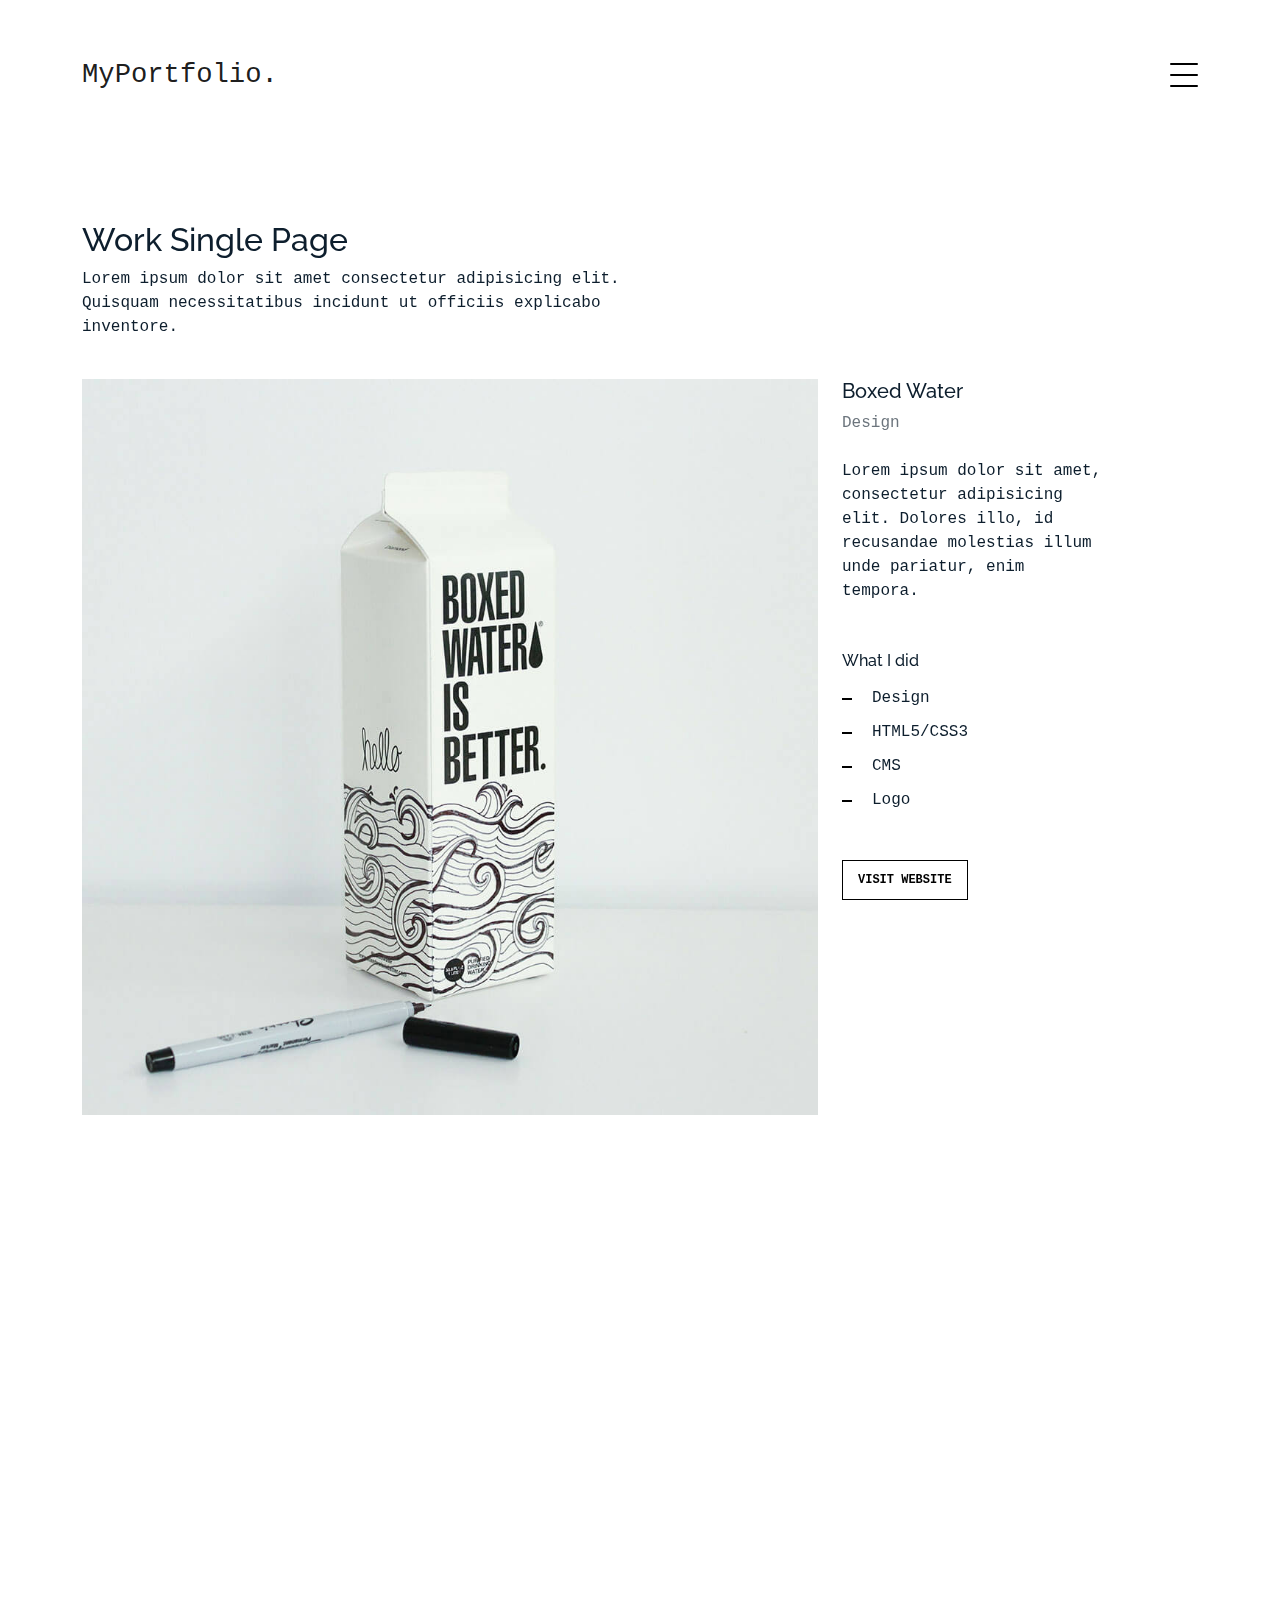
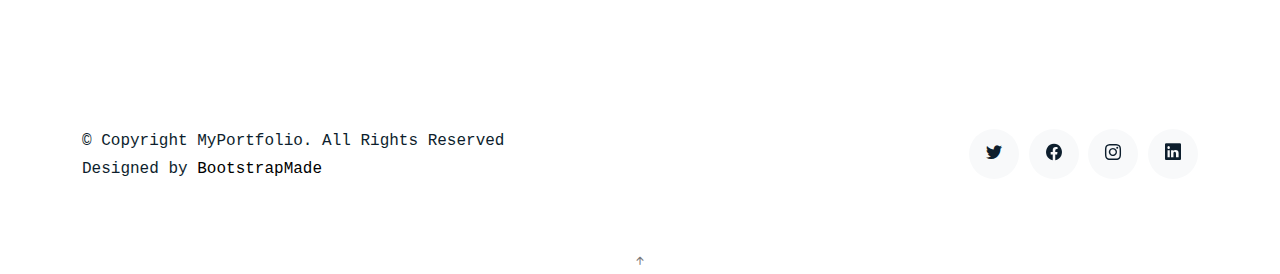
<file: work-single.html>
<!DOCTYPE html>
<html lang="en">

<head>
  <meta charset="utf-8">
  <meta content="width=device-width, initial-scale=1.0" name="viewport">

  <title>MyPortfolio Bootstrap Template - Work Single</title>
  <meta content="" name="description">
  <meta content="" name="keywords">

  <!-- Favicons -->
  <link href="assets/img/favicon.png" rel="icon">
  <link href="assets/img/apple-touch-icon.png" rel="apple-touch-icon">

  <!-- Google Fonts -->
  <link href="https://fonts.googleapis.com/css?family=https://fonts.googleapis.com/css?family=Inconsolata:400,500,600,700|Raleway:400,400i,500,500i,600,600i,700,700i" rel="stylesheet">

  <!-- Vendor CSS Files -->
  <link href="assets/vendor/aos/aos.css" rel="stylesheet">
  <link href="assets/vendor/bootstrap/css/bootstrap.min.css" rel="stylesheet">
  <link href="assets/vendor/bootstrap-icons/bootstrap-icons.css" rel="stylesheet">
  <link href="assets/vendor/swiper/swiper-bundle.min.css" rel="stylesheet">

  <!-- Template Main CSS File -->
  <link href="assets/css/style.css" rel="stylesheet">

  <!-- =======================================================
  * Template Name: MyPortfolio - v4.2.0
  * Template URL: https://bootstrapmade.com/myportfolio-bootstrap-portfolio-website-template/
  * Author: BootstrapMade.com
  * License: https://bootstrapmade.com/license/
  ======================================================== -->
</head>

<body>

  <!-- ======= Navbar ======= -->
  <div class="collapse navbar-collapse custom-navmenu" id="main-navbar">
    <div class="container py-2 py-md-5">
      <div class="row align-items-start">
        <div class="col-md-2">
          <ul class="custom-menu">
            <li><a href="index.html">Home</a></li>
            <li><a href="about.html">About Me</a></li>
            <li><a href="services.html">Services</a></li>
            <li class="active"><a href="works.html">Works</a></li>
            <li><a href="contact.html">Contact</a></li>
          </ul>
        </div>
        <div class="col-md-6 d-none d-md-block  mr-auto">
          <div class="tweet d-flex">
            <span class="bi bi-twitter text-white mt-2 mr-3"></span>
            <div>
              <p><em>Lorem ipsum dolor sit amet consectetur adipisicing elit. Quisquam necessitatibus incidunt ut officiis explicabo inventore. <br> <a href="#">t.co/v82jsk</a></em></p>
            </div>
          </div>
        </div>
        <div class="col-md-4 d-none d-md-block">
          <h3>Hire Me</h3>
          <p>Lorem ipsum dolor sit amet consectetur adipisicing elit. Quisquam necessitatibus incidunt ut officiisexplicabo inventore. <br> <a href="#">myemail@gmail.com</a></p>
        </div>
      </div>

    </div>
  </div>

  <nav class="navbar navbar-light custom-navbar">
    <div class="container">
      <a class="navbar-brand" href="index.html">MyPortfolio.</a>
      <a href="#" class="burger" data-bs-toggle="collapse" data-bs-target="#main-navbar">
        <span></span>
      </a>
    </div>
  </nav>

  <main id="main">

    <section class="section">
      <div class="container">
        <div class="row mb-4 align-items-center">
          <div class="col-md-6" data-aos="fade-up">
            <h2>Work Single Page</h2>
            <p>Lorem ipsum dolor sit amet consectetur adipisicing elit. Quisquam necessitatibus incidunt ut officiis explicabo inventore.</p>
          </div>
        </div>
      </div>

      <div class="site-section pb-0">
        <div class="container">
          <div class="row align-items-stretch">
            <div class="col-md-8" data-aos="fade-up">
              <img src="assets/img/img_1_big.jpg" alt="Image" class="img-fluid">
            </div>
            <div class="col-md-3 ml-auto" data-aos="fade-up" data-aos-delay="100">
              <div class="sticky-content">
                <h3 class="h3">Boxed Water</h3>
                <p class="mb-4"><span class="text-muted">Design</span></p>

                <div class="mb-5">
                  <p>Lorem ipsum dolor sit amet, consectetur adipisicing elit. Dolores illo, id recusandae molestias
                    illum unde pariatur, enim tempora.</p>

                </div>

                <h4 class="h4 mb-3">What I did</h4>
                <ul class="list-unstyled list-line mb-5">
                  <li>Design</li>
                  <li>HTML5/CSS3</li>
                  <li>CMS</li>
                  <li>Logo</li>
                </ul>

                <p><a href="#" class="readmore">Visit Website</a></p>
              </div>
            </div>
          </div>
        </div>
    </section>

    <!-- ======= Testimonials Section ======= -->
    <section class="section pt-0">
      <div class="container">

        <div class="testimonials-slider swiper-container" data-aos="fade-up" data-aos-delay="100">
          <div class="swiper-wrapper">

            <div class="swiper-slide">
              <div class="testimonial-wrap">
                <div class="testimonial">
                  <img src="assets/img/person_1.jpg" alt="Image" class="img-fluid">
                  <blockquote>
                    <p>Lorem ipsum dolor sit amet consectetur adipisicing elit. Quisquam necessitatibus incidunt ut officiis
                      explicabo inventore.</p>
                  </blockquote>
                  <p>&mdash; Jean Hicks</p>
                </div>
              </div>
            </div><!-- End testimonial item -->

            <div class="swiper-slide">
              <div class="testimonial-wrap">
                <div class="testimonial">
                  <img src="assets/img/person_2.jpg" alt="Image" class="img-fluid">
                  <blockquote>
                    <p>Lorem ipsum dolor sit amet consectetur adipisicing elit. Quisquam necessitatibus incidunt ut officiis
                      explicabo inventore.</p>
                  </blockquote>
                  <p>&mdash; Chris Stanworth</p>
                </div>
              </div>
            </div><!-- End testimonial item -->

          </div>
          <div class="swiper-pagination"></div>
        </div>

      </div>
    </section><!-- End Testimonials Section -->

  </main><!-- End #main -->

  <!-- ======= Footer ======= -->
  <footer class="footer" role="contentinfo">
    <div class="container">
      <div class="row">
        <div class="col-sm-6">
          <p class="mb-1">&copy; Copyright MyPortfolio. All Rights Reserved</p>
          <div class="credits">
            <!--
            All the links in the footer should remain intact.
            You can delete the links only if you purchased the pro version.
            Licensing information: https://bootstrapmade.com/license/
            Purchase the pro version with working PHP/AJAX contact form: https://bootstrapmade.com/buy/?theme=MyPortfolio
          -->
            Designed by <a href="https://bootstrapmade.com/">BootstrapMade</a>
          </div>
        </div>
        <div class="col-sm-6 social text-md-end">
          <a href="#"><span class="bi bi-twitter"></span></a>
          <a href="#"><span class="bi bi-facebook"></span></a>
          <a href="#"><span class="bi bi-instagram"></span></a>
          <a href="#"><span class="bi bi-linkedin"></span></a>
        </div>
      </div>
    </div>
  </footer>

  <a href="#" class="back-to-top d-flex align-items-center justify-content-center"><i class="bi bi-arrow-up-short"></i></a>

  <!-- Vendor JS Files -->
  <script src="assets/vendor/aos/aos.js"></script>
  <script src="assets/vendor/bootstrap/js/bootstrap.bundle.min.js"></script>
  <script src="assets/vendor/isotope-layout/isotope.pkgd.min.js"></script>
  <script src="assets/vendor/php-email-form/validate.js"></script>
  <script src="assets/vendor/swiper/swiper-bundle.min.js"></script>

  <!-- Template Main JS File -->
  <script src="assets/js/main.js"></script>

</body>

</html>
</file>
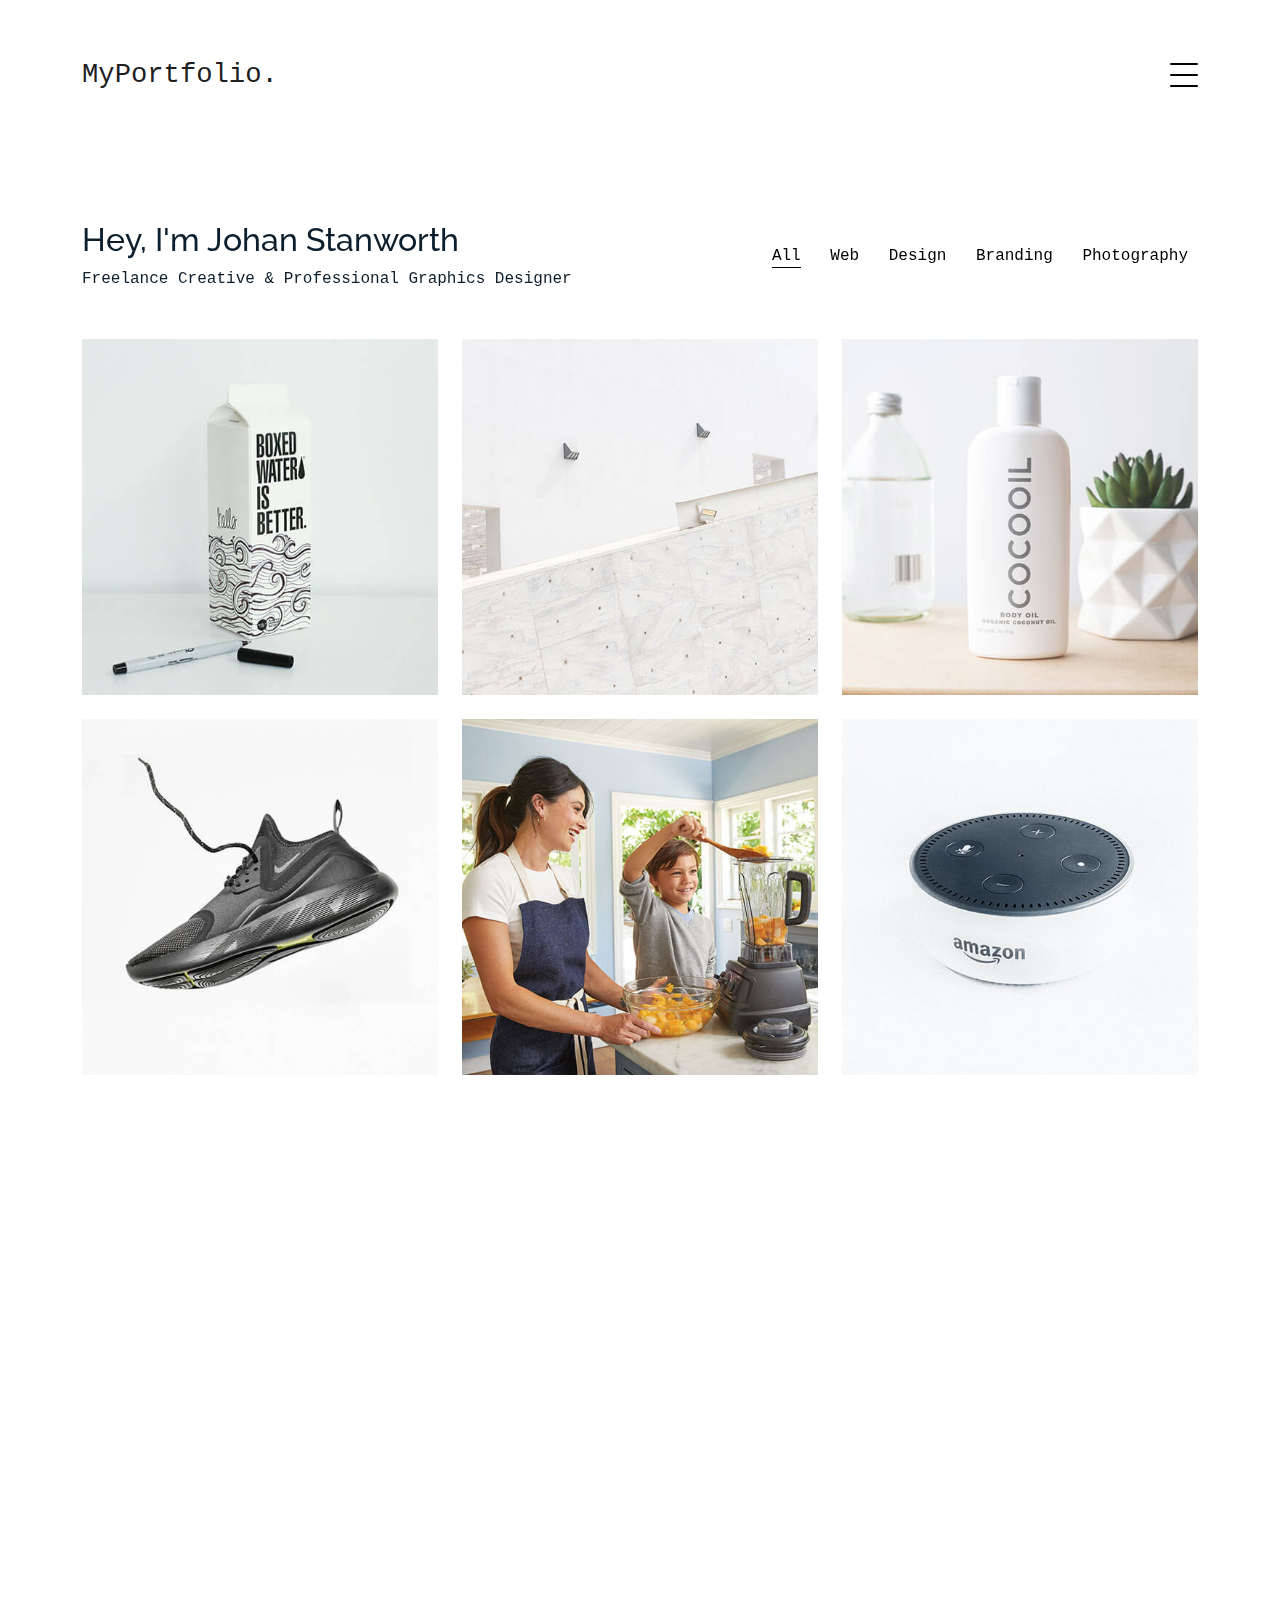
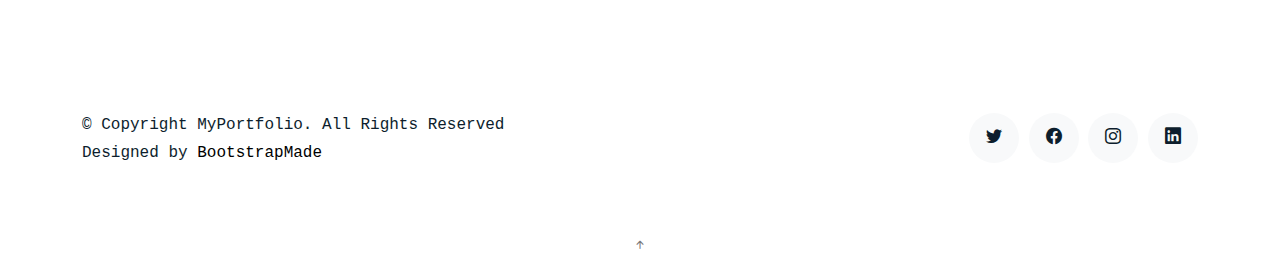
<file: works.html>
<!DOCTYPE html>
<html lang="en">

<head>
  <meta charset="utf-8">
  <meta content="width=device-width, initial-scale=1.0" name="viewport">

  <title>MyPortfolio Bootstrap Template - Works</title>
  <meta content="" name="description">
  <meta content="" name="keywords">

  <!-- Favicons -->
  <link href="assets/img/favicon.png" rel="icon">
  <link href="assets/img/apple-touch-icon.png" rel="apple-touch-icon">

  <!-- Google Fonts -->
  <link href="https://fonts.googleapis.com/css?family=https://fonts.googleapis.com/css?family=Inconsolata:400,500,600,700|Raleway:400,400i,500,500i,600,600i,700,700i" rel="stylesheet">

  <!-- Vendor CSS Files -->
  <link href="assets/vendor/aos/aos.css" rel="stylesheet">
  <link href="assets/vendor/bootstrap/css/bootstrap.min.css" rel="stylesheet">
  <link href="assets/vendor/bootstrap-icons/bootstrap-icons.css" rel="stylesheet">
  <link href="assets/vendor/swiper/swiper-bundle.min.css" rel="stylesheet">

  <!-- Template Main CSS File -->
  <link href="assets/css/style.css" rel="stylesheet">

  <!-- =======================================================
  * Template Name: MyPortfolio - v4.2.0
  * Template URL: https://bootstrapmade.com/myportfolio-bootstrap-portfolio-website-template/
  * Author: BootstrapMade.com
  * License: https://bootstrapmade.com/license/
  ======================================================== -->
</head>

<body>

  <!-- ======= Navbar ======= -->
  <div class="collapse navbar-collapse custom-navmenu" id="main-navbar">
    <div class="container py-2 py-md-5">
      <div class="row align-items-start">
        <div class="col-md-2">
          <ul class="custom-menu">
            <li><a href="index.html">Home</a></li>
            <li><a href="about.html">About Me</a></li>
            <li><a href="services.html">Services</a></li>
            <li class="active"><a href="works.html">Works</a></li>
            <li><a href="contact.html">Contact</a></li>
          </ul>
        </div>
        <div class="col-md-6 d-none d-md-block  mr-auto">
          <div class="tweet d-flex">
            <span class="bi bi-twitter text-white mt-2 mr-3"></span>
            <div>
              <p><em>Lorem ipsum dolor sit amet consectetur adipisicing elit. Quisquam necessitatibus incidunt ut officiis explicabo inventore. <br> <a href="#">t.co/v82jsk</a></em></p>
            </div>
          </div>
        </div>
        <div class="col-md-4 d-none d-md-block">
          <h3>Hire Me</h3>
          <p>Lorem ipsum dolor sit amet consectetur adipisicing elit. Quisquam necessitatibus incidunt ut officiisexplicabo inventore. <br> <a href="#">myemail@gmail.com</a></p>
        </div>
      </div>

    </div>
  </div>

  <nav class="navbar navbar-light custom-navbar">
    <div class="container">
      <a class="navbar-brand" href="index.html">MyPortfolio.</a>
      <a href="#" class="burger" data-bs-toggle="collapse" data-bs-target="#main-navbar">
        <span></span>
      </a>
    </div>
  </nav>

  <main id="main">

    <!-- ======= Works Section ======= -->
    <section class="section site-portfolio">
      <div class="container">
        <div class="row mb-5 align-items-center">
          <div class="col-md-12 col-lg-6 mb-4 mb-lg-0" data-aos="fade-up">
            <h2>Hey, I'm Johan Stanworth</h2>
            <p class="mb-0">Freelance Creative &amp; Professional Graphics Designer</p>
          </div>
          <div class="col-md-12 col-lg-6 text-start text-lg-end" data-aos="fade-up" data-aos-delay="100">
            <div id="filters" class="filters">
              <a href="#" data-filter="*" class="active">All</a>
              <a href="#" data-filter=".web">Web</a>
              <a href="#" data-filter=".design">Design</a>
              <a href="#" data-filter=".branding">Branding</a>
              <a href="#" data-filter=".photography">Photography</a>
            </div>
          </div>
        </div>
        <div id="portfolio-grid" class="row no-gutter" data-aos="fade-up" data-aos-delay="200">
          <div class="item web col-sm-6 col-md-4 col-lg-4 mb-4">
            <a href="work-single.html" class="item-wrap fancybox">
              <div class="work-info">
                <h3>Boxed Water</h3>
                <span>Web</span>
              </div>
              <img class="img-fluid" src="assets/img/img_1.jpg">
            </a>
          </div>
          <div class="item photography col-sm-6 col-md-4 col-lg-4 mb-4">
            <a href="work-single.html" class="item-wrap fancybox">
              <div class="work-info">
                <h3>Build Indoo</h3>
                <span>Photography</span>
              </div>
              <img class="img-fluid" src="assets/img/img_2.jpg">
            </a>
          </div>
          <div class="item branding col-sm-6 col-md-4 col-lg-4 mb-4">
            <a href="work-single.html" class="item-wrap fancybox">
              <div class="work-info">
                <h3>Cocooil</h3>
                <span>Branding</span>
              </div>
              <img class="img-fluid" src="assets/img/img_3.jpg">
            </a>
          </div>
          <div class="item design col-sm-6 col-md-4 col-lg-4 mb-4">
            <a href="work-single.html" class="item-wrap fancybox">
              <div class="work-info">
                <h3>Nike Shoe</h3>
                <span>Design</span>
              </div>
              <img class="img-fluid" src="assets/img/img_4.jpg">
            </a>
          </div>
          <div class="item photography col-sm-6 col-md-4 col-lg-4 mb-4">
            <a href="work-single.html" class="item-wrap fancybox">
              <div class="work-info">
                <h3>Kitchen Sink</h3>
                <span>Photography</span>
              </div>
              <img class="img-fluid" src="assets/img/img_5.jpg">
            </a>
          </div>
          <div class="item branding col-sm-6 col-md-4 col-lg-4 mb-4">
            <a href="work-single.html" class="item-wrap fancybox">
              <div class="work-info">
                <h3>Amazon</h3>
                <span>brandingn</span>
              </div>
              <img class="img-fluid" src="assets/img/img_6.jpg">
            </a>
          </div>
        </div>
      </div>
    </section><!-- End  Works Section -->

    <!-- ======= Testimonials Section ======= -->
    <section class="section pt-0">
      <div class="container">

        <div class="testimonials-slider swiper-container" data-aos="fade-up" data-aos-delay="100">
          <div class="swiper-wrapper">

            <div class="swiper-slide">
              <div class="testimonial-wrap">
                <div class="testimonial">
                  <img src="assets/img/person_1.jpg" alt="Image" class="img-fluid">
                  <blockquote>
                    <p>Lorem ipsum dolor sit amet consectetur adipisicing elit. Quisquam necessitatibus incidunt ut officiis
                      explicabo inventore.</p>
                  </blockquote>
                  <p>&mdash; Jean Hicks</p>
                </div>
              </div>
            </div><!-- End testimonial item -->

            <div class="swiper-slide">
              <div class="testimonial-wrap">
                <div class="testimonial">
                  <img src="assets/img/person_2.jpg" alt="Image" class="img-fluid">
                  <blockquote>
                    <p>Lorem ipsum dolor sit amet consectetur adipisicing elit. Quisquam necessitatibus incidunt ut officiis
                      explicabo inventore.</p>
                  </blockquote>
                  <p>&mdash; Chris Stanworth</p>
                </div>
              </div>
            </div><!-- End testimonial item -->

          </div>
          <div class="swiper-pagination"></div>
        </div>

      </div>
    </section><!-- End Testimonials Section -->

  </main><!-- End #main -->

  <!-- ======= Footer ======= -->
  <footer class="footer" role="contentinfo">
    <div class="container">
      <div class="row">
        <div class="col-sm-6">
          <p class="mb-1">&copy; Copyright MyPortfolio. All Rights Reserved</p>
          <div class="credits">
            <!--
            All the links in the footer should remain intact.
            You can delete the links only if you purchased the pro version.
            Licensing information: https://bootstrapmade.com/license/
            Purchase the pro version with working PHP/AJAX contact form: https://bootstrapmade.com/buy/?theme=MyPortfolio
          -->
            Designed by <a href="https://bootstrapmade.com/">BootstrapMade</a>
          </div>
        </div>
        <div class="col-sm-6 social text-md-end">
          <a href="#"><span class="bi bi-twitter"></span></a>
          <a href="#"><span class="bi bi-facebook"></span></a>
          <a href="#"><span class="bi bi-instagram"></span></a>
          <a href="#"><span class="bi bi-linkedin"></span></a>
        </div>
      </div>
    </div>
  </footer>

  <a href="#" class="back-to-top d-flex align-items-center justify-content-center"><i class="bi bi-arrow-up-short"></i></a>

  <!-- Vendor JS Files -->
  <script src="assets/vendor/aos/aos.js"></script>
  <script src="assets/vendor/bootstrap/js/bootstrap.bundle.min.js"></script>
  <script src="assets/vendor/isotope-layout/isotope.pkgd.min.js"></script>
  <script src="assets/vendor/php-email-form/validate.js"></script>
  <script src="assets/vendor/swiper/swiper-bundle.min.js"></script>

  <!-- Template Main JS File -->
  <script src="assets/js/main.js"></script>

</body>

</html>
</file>
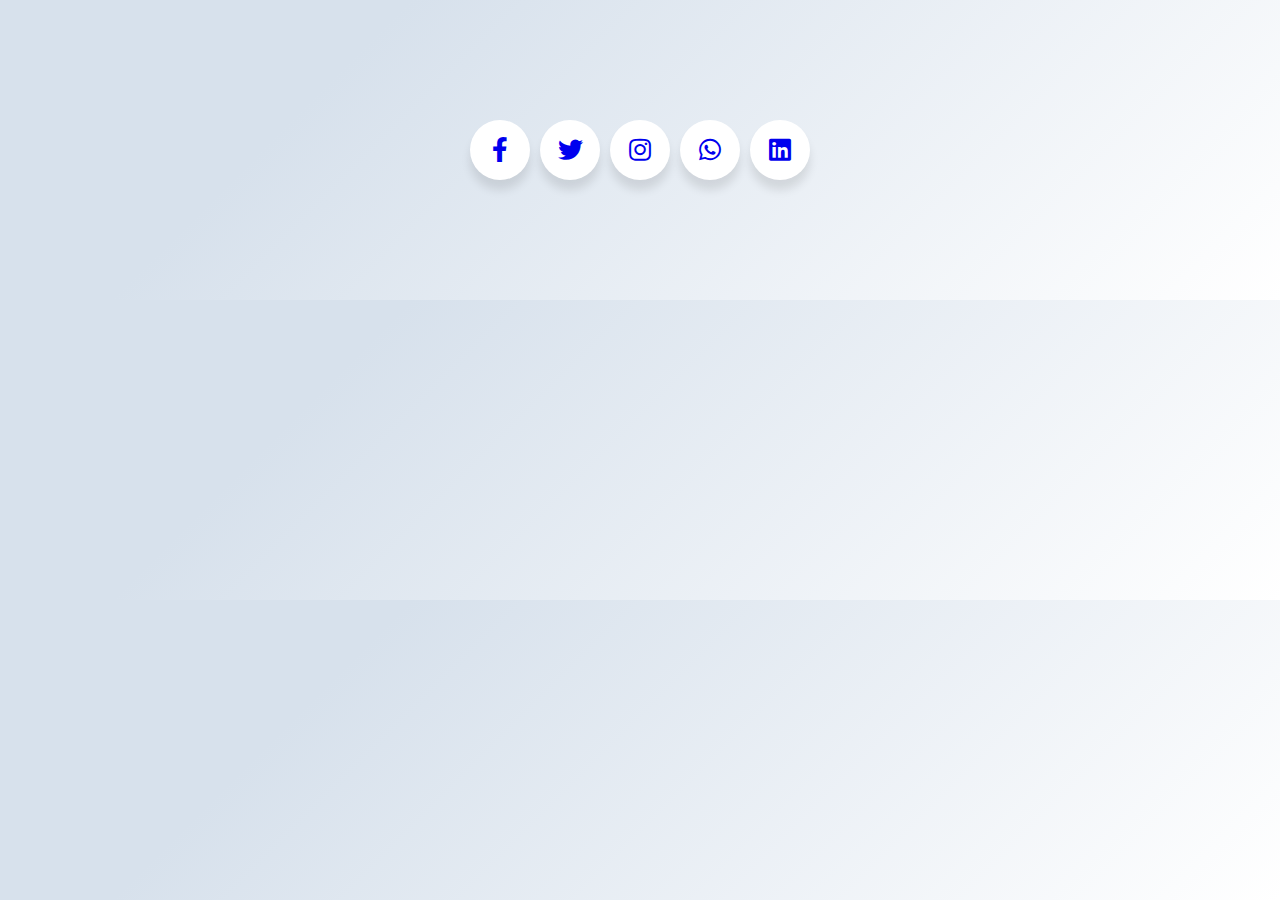
<file: Footer/footerprofile.html>
<!DOCTYPE html>
<html lang="en">

<head>
    <meta charset="UTF-8">
    <meta http-equiv="X-UA-Compatible" content="IE=edge">
    <meta name="viewport" content="width=device-width, initial-scale=1.0">
    <link rel="stylesheet" href="https://cdnjs.cloudflare.com/ajax/libs/font-awesome/5.14.0/css/all.min.css">
    <link rel="stylesheet" href="styles.css">
    <title>Footer</title>
</head>

<body>
    <div class="wrapper">
        <div class="button">

            <a href="#" class="icon">
                <i class="fab fa-facebook-f"></i>
            </a>
            <a href="#"><span>Facebook</span></a>
            </a>
        </div>
        <div class="button">
            <a href="#" class="icon">
                <i class="fab fa-twitter"></i>
            </a>
            <a href="#"><span>Instagram</span></a>
        </div>
        <div class="button">
            <a href="#" class="icon">
                <i class="fab fa-instagram"></i>
            </a>
            <a href="#"><span>Instagram</span></a>

        </div>
        <div class="button">
            <a href="#" class="icon">
                <i class="fab fa-whatsapp"></i>
            </a>
            <a href="#"><span>Whatsapp</span></a>
        </div>
        <div class=" button ">
            <a href="#" class="icon ">
                <i class="fab fa-linkedin "></i>
            </a>
            <a href="#"><span>LinkedIn</span></a>
        </div>
    </div>
</body>

</html>
</file>
<file: Footer/styles.css>
@import url('https://fonts.googleapis.com/css2?family=Poppins&display=swap');
* {
    margin: 0;
    padding: 0;
    box-sizing: border-box;
    font-family: "Poppins", sans-serif;
}

html,
body {
    height: 300px;
    width: 100%;
    display: grid;
    place-items: center;
    background: linear-gradient(315deg, #ffffff 0%, #d7e1ec 74%);
}

.wrapper .button {
    display: inline-block;
    height: 60px;
    width: 60px;
    float: left;
    margin: 0 5px;
    overflow: hidden;
    background: #ffffff;
    border-radius: 50px;
    cursor: pointer;
    box-shadow: 0px 10px 10px rgba(0, 0, 0, 0.1);
    transition: all 0.3s ease-out;
}

.wrapper .button:hover {
    width: 200px;
}

.wrapper .button .icon {
    display: inline-block;
    text-align: center;
    height: 60px;
    width: 60px;
    border-radius: 50%;
    box-sizing: border-box;
    line-height: 60px;
    transition: all 0.3s ease-out;
    position: relative;
}

.wrapper .button:hover .icon i {
    color: #ffffff;
    transform: scale(1.3);
}

.wrapper .button:nth-child(1):hover .icon {
    background: #4267b4;
}

.wrapper .button:nth-child(2):hover .icon {
    background: #1da1f1;
}

.wrapper .button:nth-child(3):hover .icon {
    background: #c32aa3;
}

.wrapper .button:nth-child(4):hover .icon {
    background: #25d336;
}

.wrapper .button:nth-child(5):hover .icon {
    background: #4267b4;
}

.wrapper .button .icon i {
    font-size: 25px;
    line-height: 60px;
    transition: all 0.3s ease-out;
}

.wrapper .button span {
    font-size: 20px;
    font-weight: 500;
    line-height: 60px;
    margin-left: 10px;
    color: black;
}

.wrapper .button:nth-child(1) span {
    color: #4267b4;
}

.wrapper .button:nth-child(2) span {
    color: #1da1f1;
}

.wrapper .button:nth-child(3) span {
    color: #c32aa3;
}

.wrapper .button:nth-child(4) span {
    color: #25d336;
}

.wrapper .button:nth-child(5) span {
    color: #4267b4;
}

.button:hover i {
    transform: scale(1.3);
    color: #355c7d;
}

.icon::before {
    content: '';
    position: absolute;
    width: 112%;
    height: 112%;
    background: cadetblue;
    transform: rotate(45deg);
    left: -110%;
    top: 90%;
    border-radius: 50px;
}

.icon:hover::before {
    animation: animate 0.7s 1;
    top: -10%;
    left: -10%;
}

@keyframes animate {
    0% {
        left: -110%;
        top: 90%;
    }
    50% {
        left: 10%;
        top: -30%;
    }
    100% {
        top: -10%;
        left: -10%;
    }
}
</file>
<file: assets/css/style.css>
/**
* Template Name: MyPortfolio - v4.2.0
* Template URL: https://bootstrapmade.com/myportfolio-bootstrap-portfolio-website-template/
* Author: BootstrapMade.com
* License: https://bootstrapmade.com/license/
*/

/*--------------------------------------------------------------
# General
--------------------------------------------------------------*/
body {
  font-family: "Inconsolata", monospace;
  color: #0d1e2d;
}

a {
  color: #777;
  text-decoration: none;
}

a:hover {
  color: #000;
}

h1, h2, h3, h4, h5, h6, .font-heading {
  font-family: "Raleway", sans-serif;
}

.section {
  padding: 7rem 0;
}

.filters a {
  text-decoration: none;
  color: #000;
  display: inline-block;
  padding-left: 10px;
  padding-right: 10px;
  position: relative;
}

.filters a:hover, .filters a:focus, .filters a:active {
  text-decoration: none;
}

.filters a:hover:before {
  content: "";
  position: absolute;
  left: 10px;
  right: 10px;
  bottom: 0;
  height: 1px;
  background-color: #000;
}

.filters a.active {
  color: #000;
}

.filters a.active:before {
  content: "";
  position: absolute;
  left: 10px;
  right: 10px;
  bottom: 0;
  height: 1px;
  background-color: #000;
}

.item {
  border: none;
  margin-bottom: 30px;
}

.item .item-wrap {
  display: block;
  position: relative;
  overflow: hidden;
}

.item .item-wrap:after {
  z-index: 2;
  position: absolute;
  content: "";
  top: 0;
  left: 0;
  right: 0;
  bottom: 0;
  background: rgba(0, 0, 0, 0.4);
  visibility: hidden;
  opacity: 0;
  transition: .3s all ease-in-out;
}

.item .item-wrap img {
  transition: .3s transform ease;
  transform: scale(1);
}

.item .item-wrap > .work-info {
  position: absolute;
  top: 50%;
  width: 100%;
  text-align: center;
  z-index: 3;
  transform: translateY(-50%);
  color: #fff;
  opacity: 0;
  visibility: hidden;
  margin-top: 20px;
  transition: .3s all ease;
}

.item .item-wrap > .work-info h3 {
  font-size: 20px;
  margin-bottom: 0;
}

.item .item-wrap > .work-info span {
  font-size: 14px;
  text-transform: uppercase;
  letter-spacing: .2rem;
}

.item .item-wrap:hover {
  text-decoration: none;
}

.item .item-wrap:hover img {
  transform: scale(1.05);
}

.item .item-wrap:hover:after {
  opacity: 1;
  visibility: visible;
}

.item .item-wrap:hover .work-info {
  margin-top: 0px;
  opacity: 1;
  visibility: visible;
}

.testimonial-wrap {
  padding: 50px 50px 80px 50px;
  background: #eceff2;
}

.testimonial-wrap .testimonial {
  text-align: center;
  max-width: 500px;
  margin: 0 auto;
}

.testimonial-wrap .testimonial img {
  border-radius: 50%;
  width: 120px;
  margin: 0 auto 30px auto;
}

.testimonial-wrap .testimonial blockquote p {
  font-size: 20px;
}

.h3 {
  font-size: 20px;
}

.h4 {
  font-size: 16px;
}

.heading {
  font-size: 28px;
}

.readmore {
  display: inline-block;
  border: 1px solid #000;
  padding: 10px 15px;
  font-size: 12px;
  text-transform: uppercase;
  color: #000;
  transition: .2s all ease;
  font-weight: 700;
}

.readmore:active, .readmore:focus, .readmore:hover {
  outline: none;
}

.readmore:hover {
  color: #fff;
  text-decoration: none;
  background: #000;
}

.testimonials-slider .swiper-pagination {
  margin-top: -60px;
  position: relative;
}

.testimonials-slider .swiper-pagination .swiper-pagination-bullet {
  width: 12px;
  height: 12px;
  background-color: rgba(13, 30, 45, 0.3);
  opacity: 1;
}

.testimonials-slider .swiper-pagination .swiper-pagination-bullet-active {
  background-color: rgba(13, 30, 45, 0.6);
}

.sticky-content {
  position: sticky;
  position: -webkit-sticky;
  top: 0;
  /* required */
}

.list-line li {
  margin-bottom: 10px;
  position: relative;
  padding-left: 30px;
}

.list-line li:before {
  content: "";
  position: absolute;
  left: 0;
  top: .7rem;
  width: 10px;
  height: 2px;
  background: #000;
}

.form-control {
  border-radius: 0;
  background: #f8f9fa;
  border: 1px solid transparent;
  padding-top: 10px !important;
  padding-bottom: 10px !important;
}
#projects{
  color: #fff;
  text-size-adjust: 30px;
  text-align: center;
}
#show{
  text-align: center;
  position: relative;
}
.form-control:active, .form-control:focus {
  background: #eff1f4;
  outline: none;
  box-shadow: none;
  border: 1px solid transparent;
}

.custom-progress {
  height: 7px;
  border-radius: 0;
}

.custom-progress .progress-bar {
  background: #000;
}

/* Services */
.services i {
  font-size: 40px;
}

.services h4 {
  padding-top: 10px;
}

/* Contact Form */
.php-email-form .error-message {
  display: none;
  color: #fff;
  background: #ed3c0d;
  text-align: left;
  padding: 15px;
  font-weight: 600;
}

.php-email-form .error-message br + br {
  margin-top: 25px;
}

.php-email-form .sent-message {
  display: none;
  color: #fff;
  background: #18d26e;
  text-align: center;
  padding: 15px;
  font-weight: 600;
}

.php-email-form .loading {
  display: none;
  background: #fff;
  text-align: center;
  padding: 15px;
}

.php-email-form .loading:before {
  content: "";
  display: inline-block;
  border-radius: 50%;
  width: 24px;
  height: 24px;
  margin: 0 10px -6px 0;
  border: 3px solid #18d26e;
  border-top-color: #eee;
  -webkit-animation: animate-loading 1s linear infinite;
  animation: animate-loading 1s linear infinite;
}

@-webkit-keyframes animate-loading {
  0% {
    transform: rotate(0deg);
  }
  100% {
    transform: rotate(360deg);
  }
}

@keyframes animate-loading {
  0% {
    transform: rotate(0deg);
  }
  100% {
    transform: rotate(360deg);
  }
}

/*--------------------------------------------------------------
# Header
--------------------------------------------------------------*/
/* Custom Navmenu */
.custom-navmenu {
  background: #0d1e2d;
}

.custom-navmenu .custom-menu, .custom-navmenu .custom-menu li {
  padding: 0;
  margin: 0;
  list-style: none;
}

.custom-navmenu .custom-menu li {
  margin-bottom: 0;
  font-size: 20px;
}

.custom-navmenu .custom-menu li a {
  color: #fff;
  padding: 10px 0 !important;
}

.custom-navmenu .custom-menu li a:hover {
  text-decoration: none;
}

.custom-navmenu .custom-menu li.active a {
  text-decoration: underline;
}

.custom-navmenu h3 {
  font-size: 20px;
  color: #fff;
}

.custom-navmenu p {
  color: rgba(255, 255, 255, 0.6);
}

.custom-navmenu a {
  color: rgba(255, 255, 255, 0.7);
}

.custom-navmenu a:hover {
  color: #fff;
}

/* Custom Navbar */
.custom-navbar {
  padding-top: 50px;
  width: 100%;
}

@media (max-width: 780px) {
  .custom-navbar > .container {
    padding-right: 0;
    padding-left: 0;
  }
}

.custom-navbar .navbar-brand {
  font-size: 1.7rem;
}

/* Burger */
.burger {
  width: 28px;
  height: 32px;
  cursor: pointer;
  position: relative;
}

.burger:before, .burger span, .burger:after {
  width: 100%;
  height: 2px;
  display: block;
  background: #000;
  border-radius: 2px;
  position: absolute;
  opacity: 1;
}

.burger:before, .burger:after {
  transition: top 0.35s cubic-bezier(0.23, 1, 0.32, 1), transform 0.35s cubic-bezier(0.23, 1, 0.32, 1), opacity 0.35s cubic-bezier(0.23, 1, 0.32, 1), background-color 1.15s cubic-bezier(0.86, 0, 0.07, 1);
  -webkit-transition: top 0.35s cubic-bezier(0.23, 1, 0.32, 1), -webkit-transform 0.35s cubic-bezier(0.23, 1, 0.32, 1), opacity 0.35s cubic-bezier(0.23, 1, 0.32, 1), background-color 1.15s cubic-bezier(0.86, 0, 0.07, 1);
  content: "";
}

.burger:before {
  top: 4px;
}

.burger span {
  top: 15px;
}

.burger:after {
  top: 26px;
}

/* Hover */
.burger:hover:before {
  top: 7px;
}

.burger:hover:after {
  top: 23px;
}

/* Click */
.burger.active span {
  opacity: 0;
}

.burger.active:before, .burger.active:after {
  top: 40%;
}

.burger.active:before {
  transform: rotate(45deg);
}

.burger.active:after {
  transform: rotate(-45deg);
}

.burger:focus {
  outline: none;
}

/*--------------------------------------------------------------
# Footer
--------------------------------------------------------------*/
.footer {
  padding: 0 0 4rem 0;
}

.footer a {
  color: #000;
}

.social a {
  display: inline-block;
  width: 50px;
  height: 50px;
  border-radius: 50%;
  background: #f8f9fa;
  position: relative;
  text-align: center;
  color: #0d1e2d;
}

.social a span {
  display: inline-block;
  left: 50%;
  position: absolute;
  top: 50%;
  transform: translate(-50%, -50%);
}

.social a:hover {
  color: #000;
}
</file>
